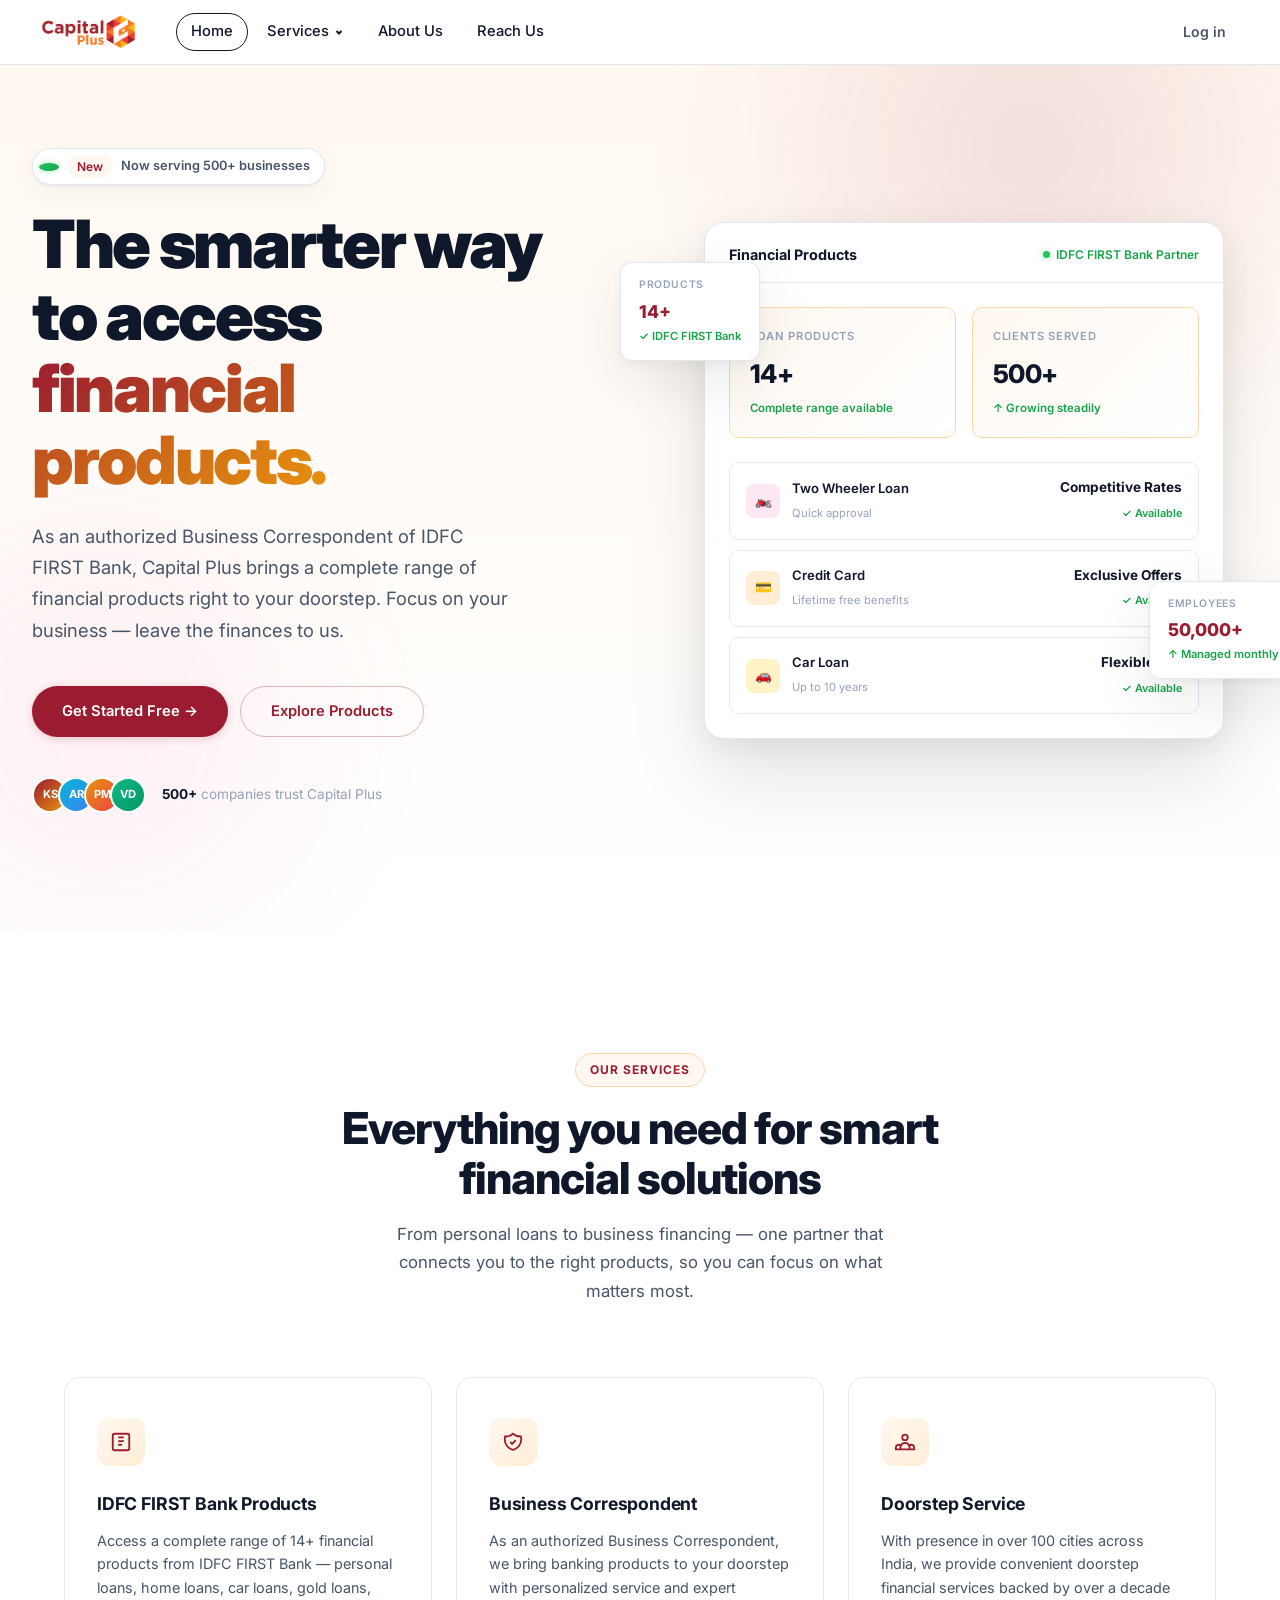
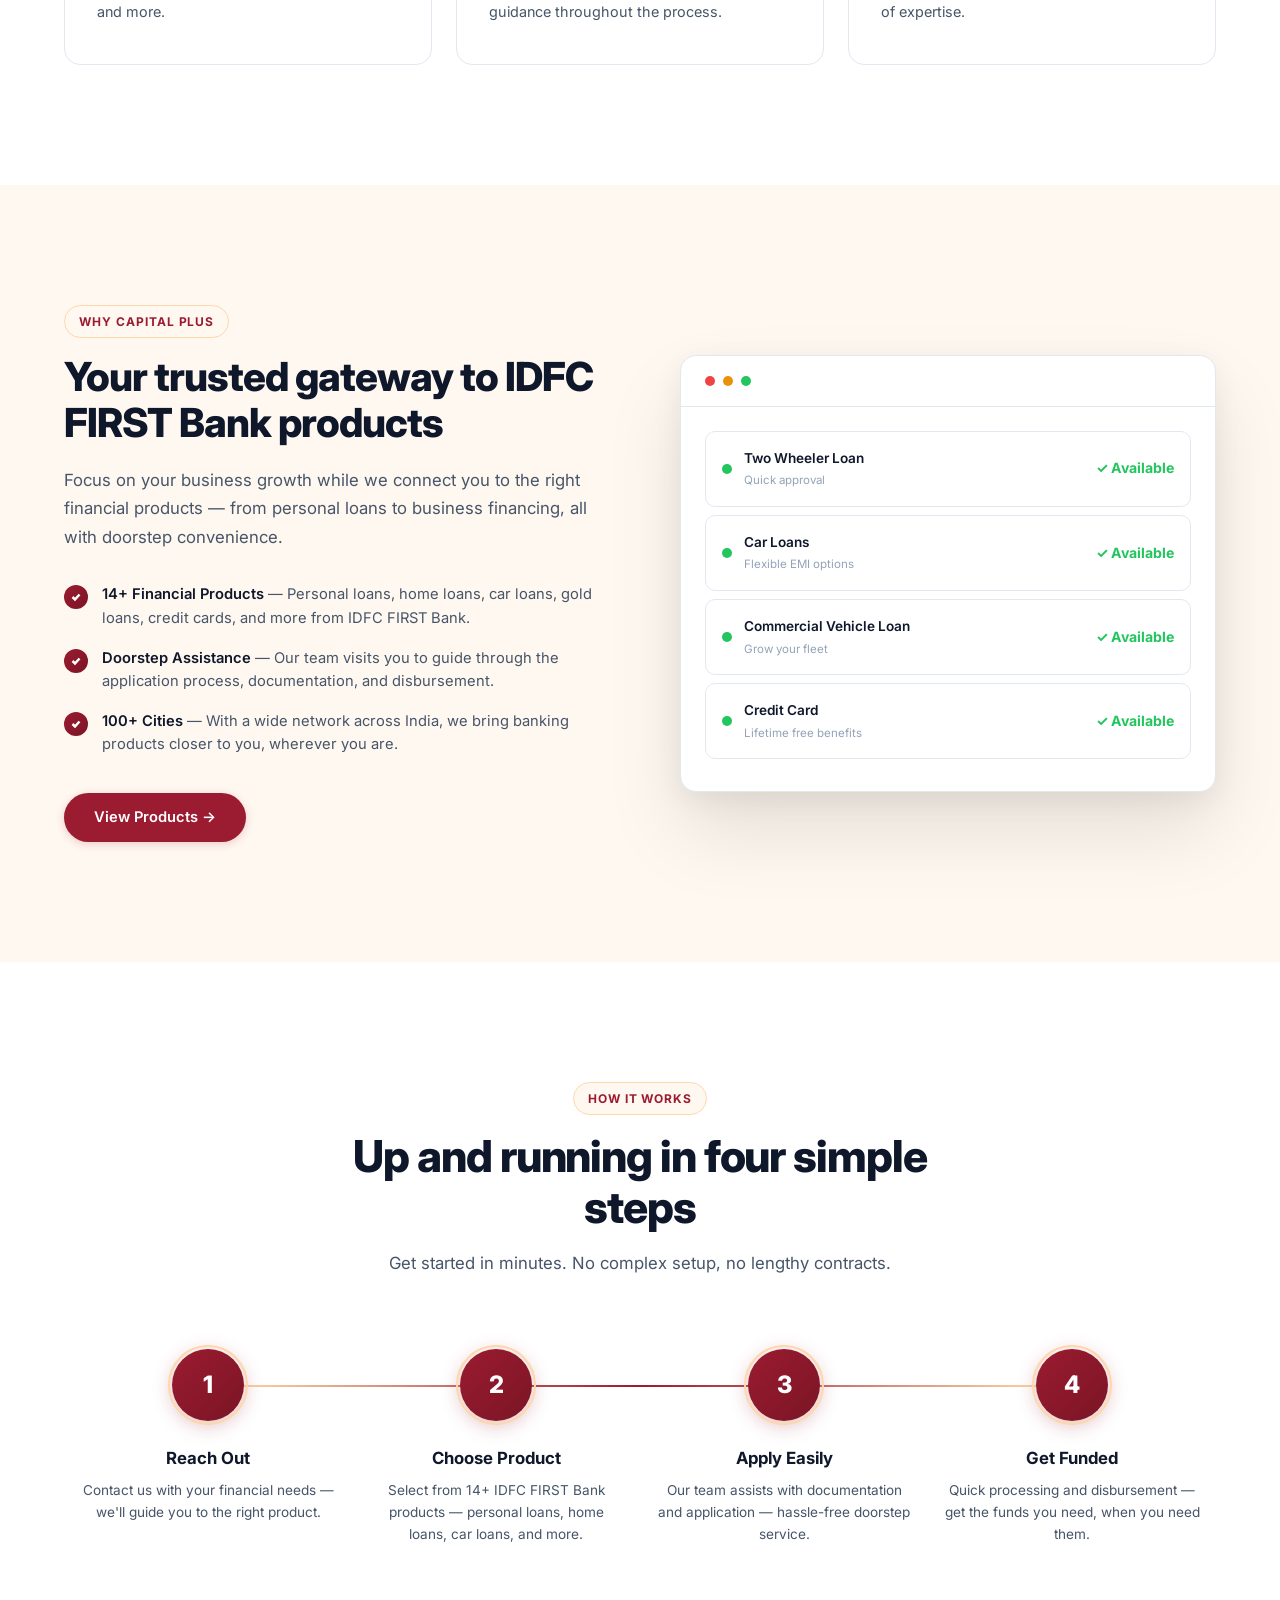
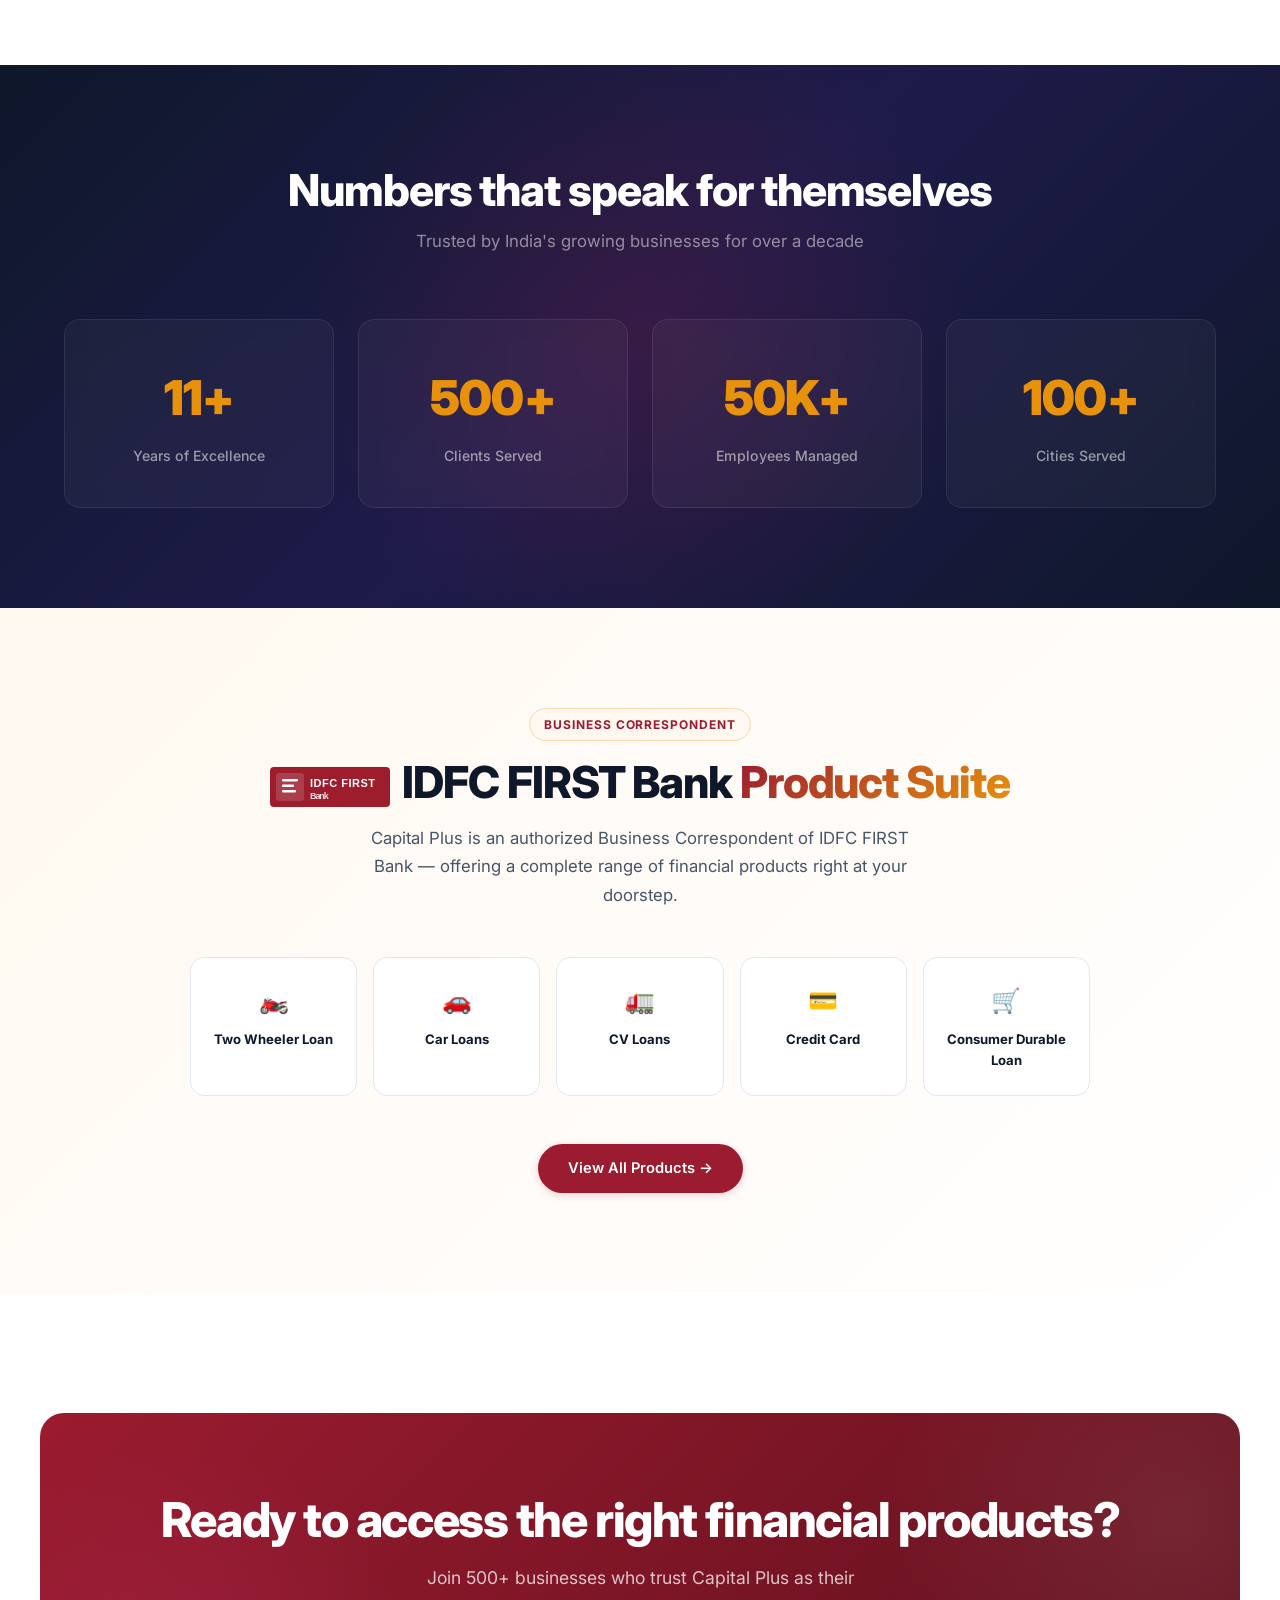
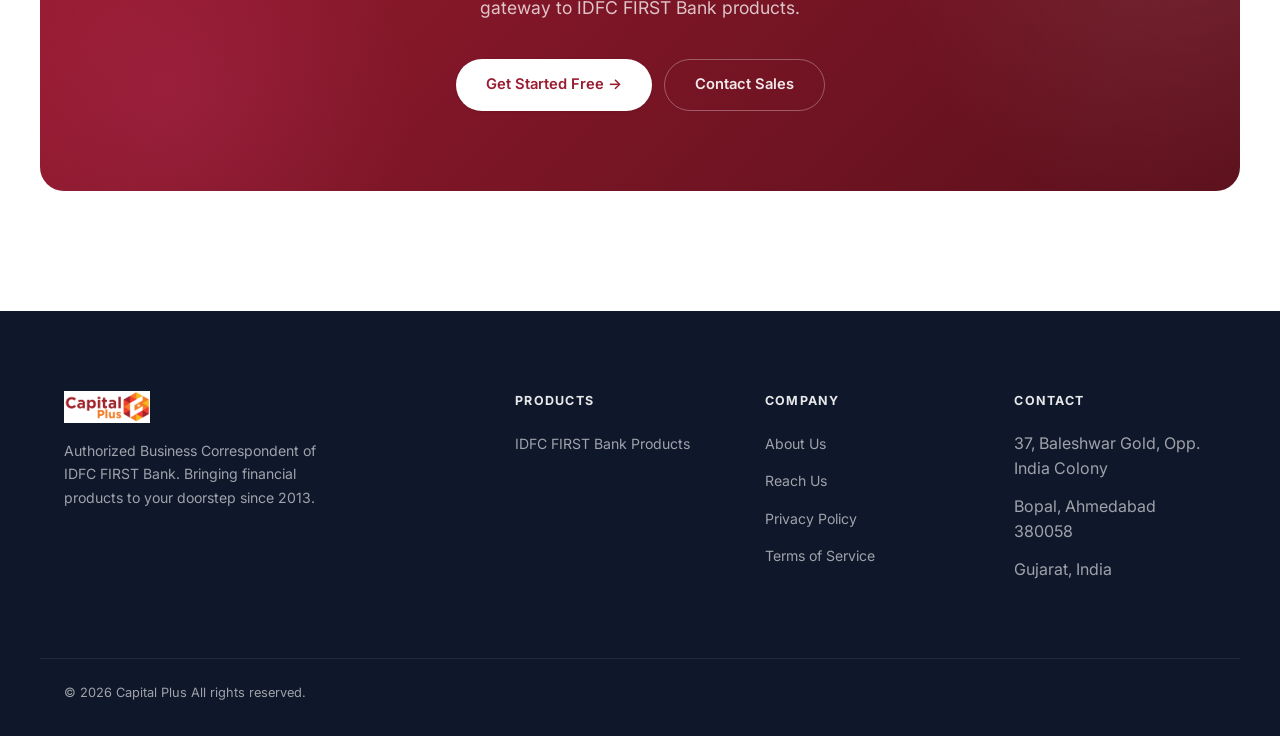
<file: website-redesign/index.html>
<!DOCTYPE html>
<html lang="en">
<head>
<meta charset="UTF-8">
<meta name="viewport" content="width=device-width, initial-scale=1.0">
<title>Capital Plus — Business Correspondent | IDFC FIRST Bank</title>
<link rel="preconnect" href="https://fonts.googleapis.com">
<link rel="preconnect" href="https://fonts.gstatic.com" crossorigin>
<link href="https://fonts.googleapis.com/css2?family=Inter:wght@400;500;600;700;800;900&display=swap" rel="stylesheet">
<style>
/* ═══════════════════════════════════════════════════
   CAPITAL PLUS — World-Class Homepage
   Inspired by Stripe · Novo · Wise
   ═══════════════════════════════════════════════════ */

*,*::before,*::after{margin:0;padding:0;box-sizing:border-box}
:root{
  --purple:   #9B1B30;
  --purple-d: #7A1525;
  --purple-dd:#5C101C;
  --purple-l: #E8920C;
  --purple-ll:#F0A83C;
  --purple-bg:#FFF8F0;
  --purple-100:#FFEDD5;
  --purple-200:#FED7AA;
  --text:     #0F172A;
  --text-2:   #475569;
  --text-3:   #94A3B8;
  --border:   #E2E8F0;
  --white:    #FFFFFF;
  --glow:     rgba(155,27,48,.35);
  --radius:   16px;
  --radius-s: 10px;
  --shadow:   0 1px 3px rgba(0,0,0,.06), 0 8px 24px rgba(0,0,0,.04);
  --shadow-l: 0 4px 12px rgba(0,0,0,.04), 0 24px 64px rgba(0,0,0,.08);
  --shadow-xl:0 8px 30px rgba(0,0,0,.06), 0 40px 80px rgba(0,0,0,.1);
  --ease:     cubic-bezier(.4,0,.2,1);
  --max-w:    1200px;
}
html{scroll-behavior:smooth;font-size:16px}
body{font-family:'Inter',system-ui,-apple-system,sans-serif;color:var(--text);background:var(--white);line-height:1.6;-webkit-font-smoothing:antialiased;overflow-x:hidden}
a{text-decoration:none;color:inherit}
ul{list-style:none}
img{max-width:100%;display:block}
.container{max-width:var(--max-w);margin:0 auto;padding:0 24px}

/* ── ANIMATED GRADIENT TEXT ── */
@keyframes gradient-shift{
  0%{background-position:0% 50%}
  50%{background-position:100% 50%}
  100%{background-position:0% 50%}
}
.gradient-text{
  background:linear-gradient(135deg,var(--purple),#E8920C,var(--purple-l),var(--purple));
  background-size:300% 300%;
  -webkit-background-clip:text;-webkit-text-fill-color:transparent;
  background-clip:text;
  animation:gradient-shift 6s ease infinite;
}

/* ── GLOW PULSE ── */
@keyframes glow-pulse{
  0%,100%{box-shadow:0 0 20px var(--glow)}
  50%{box-shadow:0 0 40px var(--glow),0 0 80px rgba(155,27,48,.15)}
}

/* ── FLOAT ── */
@keyframes float{
  0%,100%{transform:translateY(0)}
  50%{transform:translateY(-12px)}
}

/* ── FADE IN UP ── */
@keyframes fadeInUp{
  from{opacity:0;transform:translateY(30px)}
  to{opacity:1;transform:translateY(0)}
}
.animate{opacity:0;transform:translateY(30px);transition:opacity .7s var(--ease),transform .7s var(--ease)}
.animate.visible{opacity:1;transform:translateY(0)}

/* ═══ NAVBAR — Wise-style ═══ */
.nav{
  position:fixed;top:0;left:0;right:0;z-index:1000;
  background:var(--white);
  border-bottom:1px solid var(--border);
  transition:box-shadow .3s var(--ease);
}
.nav.scrolled{box-shadow:0 1px 12px rgba(0,0,0,.06)}
.nav-inner{
  max-width:1320px;width:100%;margin:0 auto;padding:0 40px;
  display:flex;align-items:center;height:64px;
}
.logo{margin-right:40px;white-space:nowrap;display:flex;align-items:center}
.logo img{height:36px;width:auto}

/* Nav Links — Wise style: normal case, pill on hover/active */
.nav-links{display:flex;align-items:center;gap:4px;height:100%;margin:0;padding:0}
.nav-links>li{height:100%;display:flex;align-items:center;position:relative}
.nav-links>li>a{
  display:flex;align-items:center;gap:5px;
  padding:6px 14px;height:auto;
  font-size:.92rem;font-weight:500;
  color:var(--text);transition:all .15s var(--ease);
  border-radius:100px;border:1.5px solid transparent;
}
.nav-links>li>a:hover{background:var(--purple-bg)}
.nav-links>li>a.active{border-color:var(--text);background:transparent}
.nav-links>li>a svg.chev{width:10px;height:10px;stroke:currentColor;fill:none;stroke-width:2;transition:transform .2s var(--ease)}
.nav-links>li:hover>a svg.chev{transform:rotate(180deg)}

/* Full-width Wise mega dropdown */
.mega-dd{
  position:fixed;top:64px;left:0;right:0;
  background:var(--white);
  border-bottom:1px solid var(--border);
  box-shadow:0 16px 48px rgba(0,0,0,.08);
  opacity:0;visibility:hidden;transform:translateY(-4px);
  transition:all .2s var(--ease);pointer-events:none;
}
.nav-links>li:hover>.mega-dd{opacity:1;visibility:visible;transform:translateY(0);pointer-events:auto}
.mega-inner{
  max-width:1100px;margin:0 auto;padding:40px;
  display:grid;grid-template-columns:280px 1fr;gap:48px;
}
/* Left: featured promo card */
.mega-promo{
  border-radius:14px;overflow:hidden;background:var(--purple-bg);
  display:flex;flex-direction:column;
}
.mega-promo-img{
  height:140px;background:linear-gradient(135deg,var(--purple),var(--purple-l));
  display:flex;align-items:center;justify-content:center;
  color:rgba(255,255,255,.9);font-size:2.5rem;
}
.mega-promo-body{padding:20px}
.mega-promo-body h3{font-size:1rem;font-weight:800;color:var(--text);margin-bottom:6px}
.mega-promo-body p{font-size:.82rem;color:var(--text-2);line-height:1.5;margin-bottom:14px}
.mega-promo-link{
  display:inline-flex;align-items:center;gap:4px;
  font-size:.85rem;font-weight:700;color:var(--purple);
  transition:gap .2s var(--ease);
}
.mega-promo-link:hover{gap:8px}

/* Right: columns */
.mega-cols{display:grid;grid-template-columns:1fr 1fr;gap:32px}
.mega-col-head{
  font-size:.72rem;font-weight:700;text-transform:uppercase;letter-spacing:.08em;
  color:var(--text-3);margin-bottom:16px;
}
.mega-link{
  display:flex;align-items:center;gap:10px;
  padding:8px 0;font-size:.92rem;font-weight:500;color:var(--text);
  transition:color .15s var(--ease);
}
.mega-link:hover{color:var(--purple)}
.mega-link .ml-dot{
  width:8px;height:8px;border-radius:50%;flex-shrink:0;
}

/* Right side */
.nav-right{display:flex;align-items:center;gap:8px;margin-left:auto}
.btn{
  display:inline-flex;align-items:center;justify-content:center;gap:8px;
  padding:9px 22px;border-radius:100px;font-weight:600;font-size:.88rem;
  cursor:pointer;border:none;transition:all .2s var(--ease);font-family:inherit;
}
.btn-ghost{color:var(--text-2);background:transparent;padding:9px 14px}
.btn-ghost:hover{color:var(--text)}
.btn-primary{
  color:var(--white);background:var(--purple);
  box-shadow:0 2px 8px rgba(155,27,48,.2);
}
.btn-primary:hover{background:var(--purple-d);box-shadow:0 4px 16px rgba(155,27,48,.3)}
.btn-lg{padding:13px 30px;font-size:.92rem;border-radius:100px}
.btn-outline{
  color:var(--purple);background:transparent;
  border:1.5px solid rgba(155,27,48,.3);border-radius:100px;
}
.btn-outline:hover{background:var(--purple-bg);border-color:var(--purple)}
.btn-white{
  color:var(--purple);background:var(--white);border-radius:100px;
  box-shadow:0 1px 3px rgba(0,0,0,.1);
}
.btn-white:hover{box-shadow:0 4px 16px rgba(0,0,0,.12)}

/* Hamburger */
.hamburger{display:none;flex-direction:column;gap:5px;background:none;border:none;cursor:pointer;padding:6px;margin-left:auto}
.hamburger span{display:block;width:20px;height:2px;background:var(--text);border-radius:2px;transition:.3s var(--ease)}

/* ═══ HERO ═══ */
.hero{
  position:relative;padding:148px 0 120px;overflow:hidden;
  background:linear-gradient(180deg,var(--purple-bg) 0%,var(--white) 100%);
}
/* Gradient mesh blobs */
.hero::before{
  content:'';position:absolute;top:-200px;right:-100px;
  width:700px;height:700px;border-radius:50%;
  background:radial-gradient(circle,rgba(155,27,48,.12) 0%,transparent 70%);
  filter:blur(40px);pointer-events:none;
}
.hero::after{
  content:'';position:absolute;bottom:-100px;left:-200px;
  width:600px;height:600px;border-radius:50%;
  background:radial-gradient(circle,rgba(236,72,153,.08) 0%,transparent 70%);
  filter:blur(40px);pointer-events:none;
}
.hero-inner{
  position:relative;z-index:1;
  max-width:1320px;margin:0 auto;padding:0 32px;
  display:grid;grid-template-columns:1fr 1fr;gap:80px;align-items:center;
}
.hero-content{max-width:560px}
.hero-badge{
  display:inline-flex;align-items:center;gap:8px;
  padding:6px 14px 6px 6px;border-radius:100px;
  background:var(--white);border:1px solid var(--border);
  font-size:.8rem;font-weight:600;color:var(--text-2);
  margin-bottom:24px;box-shadow:var(--shadow);
}
.hero-badge .dot{
  width:8px;height:8px;border-radius:50%;
  background:linear-gradient(135deg,#22C55E,#16A34A);
  box-shadow:0 0 6px rgba(34,197,94,.4);
}
.hero-badge span{background:var(--purple-bg);padding:2px 10px;border-radius:100px;color:var(--purple);font-size:.75rem}
.hero h1{
  font-size:clamp(2.75rem,5.2vw,4.25rem);font-weight:900;
  line-height:1.08;letter-spacing:-.035em;margin-bottom:24px;
  color:var(--text);
}
.hero-sub{
  font-size:1.15rem;color:var(--text-2);line-height:1.7;
  max-width:480px;margin-bottom:40px;
}
.hero-actions{display:flex;gap:12px;flex-wrap:wrap;margin-bottom:40px}
.hero-social-proof{display:flex;align-items:center;gap:16px}
.avatar-stack{display:flex}
.avatar-stack .av{
  width:36px;height:36px;border-radius:50%;
  border:2.5px solid var(--white);margin-left:-10px;
  display:flex;align-items:center;justify-content:center;
  font-size:.7rem;font-weight:700;color:var(--white);
}
.avatar-stack .av:first-child{margin-left:0}
.hero-social-proof p{font-size:.85rem;color:var(--text-3)}
.hero-social-proof strong{color:var(--text);font-weight:700}

/* Hero Visual — Floating Dashboard */
.hero-visual{position:relative;display:flex;justify-content:center}
.dashboard{
  position:relative;width:100%;max-width:520px;
  background:var(--white);border-radius:20px;
  border:1px solid var(--border);
  box-shadow:var(--shadow-xl);
  overflow:hidden;
  animation:float 6s ease-in-out infinite;
}
.dash-header{
  padding:20px 24px 16px;border-bottom:1px solid var(--border);
  display:flex;align-items:center;justify-content:space-between;
}
.dash-header h3{font-size:.9rem;font-weight:700;color:var(--text)}
.dash-status{
  display:flex;align-items:center;gap:6px;font-size:.75rem;
  color:#16A34A;font-weight:600;
}
.dash-status::before{content:'';width:7px;height:7px;border-radius:50%;background:#22C55E;box-shadow:0 0 6px rgba(34,197,94,.5)}
.dash-body{padding:24px}
.dash-stats{display:grid;grid-template-columns:1fr 1fr;gap:16px;margin-bottom:24px}
.dash-stat{
  padding:20px;border-radius:var(--radius-s);
  background:linear-gradient(135deg,var(--purple-bg),var(--white));
  border:1px solid var(--purple-200);
}
.dash-stat label{font-size:.7rem;font-weight:600;text-transform:uppercase;letter-spacing:.06em;color:var(--text-3);display:block;margin-bottom:8px}
.dash-stat .val{font-size:1.6rem;font-weight:800;color:var(--text);letter-spacing:-.02em}
.dash-stat .val .currency{font-size:.9rem;color:var(--text-3);font-weight:600}
.dash-stat .change{font-size:.72rem;color:#16A34A;font-weight:600;margin-top:4px;display:block}
.dash-rows{display:flex;flex-direction:column;gap:10px}
.dash-row{
  display:flex;align-items:center;justify-content:space-between;
  padding:14px 16px;border-radius:var(--radius-s);
  background:var(--white);border:1px solid var(--border);
  transition:all .2s var(--ease);
}
.dash-row:hover{border-color:var(--purple-200);box-shadow:0 2px 8px rgba(155,27,48,.06)}
.dash-row-left{display:flex;align-items:center;gap:12px}
.dash-row-icon{
  width:34px;height:34px;border-radius:8px;
  display:flex;align-items:center;justify-content:center;font-size:.85rem;
}
.dash-row-info p{font-size:.82rem;font-weight:600;color:var(--text)}
.dash-row-info span{font-size:.7rem;color:var(--text-3)}
.dash-row-amount{text-align:right}
.dash-row-amount p{font-size:.85rem;font-weight:700;color:var(--text)}
.dash-row-amount span{font-size:.68rem;font-weight:600}

/* Floating cards around dashboard */
.float-card{
  position:absolute;padding:14px 18px;border-radius:12px;
  background:var(--white);border:1px solid var(--border);
  box-shadow:var(--shadow-l);z-index:2;
  animation:float 5s ease-in-out infinite;
}
.float-card.fc1{top:40px;left:-60px;animation-delay:-.5s}
.float-card.fc2{bottom:60px;right:-50px;animation-delay:-2s}
.float-card .fc-label{font-size:.65rem;text-transform:uppercase;letter-spacing:.06em;color:var(--text-3);font-weight:600;margin-bottom:4px}
.float-card .fc-val{font-size:1.1rem;font-weight:800;color:var(--purple)}
.float-card .fc-sub{font-size:.7rem;color:#16A34A;font-weight:600;margin-top:2px}


/* ═══ FEATURES SECTION ═══ */
.features{padding:120px 0;background:var(--white)}
.section-header{text-align:center;max-width:640px;margin:0 auto 72px}
.section-label{
  display:inline-flex;align-items:center;gap:6px;
  padding:6px 14px;border-radius:100px;
  background:var(--purple-bg);border:1px solid var(--purple-200);
  font-size:.75rem;font-weight:700;text-transform:uppercase;
  letter-spacing:.08em;color:var(--purple);margin-bottom:16px;
}
.section-header h2{
  font-size:clamp(2rem,3.5vw,2.75rem);font-weight:800;
  line-height:1.15;letter-spacing:-.025em;margin-bottom:16px;
}
.section-header p{font-size:1.05rem;color:var(--text-2);line-height:1.7;max-width:520px;margin:0 auto}

.features-grid{
  display:grid;grid-template-columns:repeat(3,1fr);gap:24px;
}
.feature-card{
  position:relative;padding:40px 32px;border-radius:var(--radius);
  background:var(--white);border:1px solid var(--border);
  transition:all .35s var(--ease);overflow:hidden;
}
.feature-card::before{
  content:'';position:absolute;top:0;left:0;right:0;height:3px;
  background:linear-gradient(90deg,var(--purple),var(--purple-l));
  transform:scaleX(0);transform-origin:left;transition:transform .35s var(--ease);
}
.feature-card:hover{
  border-color:var(--purple-200);
  box-shadow:0 8px 30px rgba(155,27,48,.08),0 2px 8px rgba(0,0,0,.04);
  transform:translateY(-4px);
}
.feature-card:hover::before{transform:scaleX(1)}
.f-icon{
  width:48px;height:48px;border-radius:12px;
  background:linear-gradient(135deg,var(--purple-bg),var(--purple-100));
  display:flex;align-items:center;justify-content:center;margin-bottom:24px;
}
.f-icon svg{width:22px;height:22px;color:var(--purple)}
.feature-card h3{font-size:1.1rem;font-weight:700;margin-bottom:10px;letter-spacing:-.01em}
.feature-card p{font-size:.9rem;color:var(--text-2);line-height:1.65}

/* ═══ SHOWCASE (Stripe-style split) ═══ */
.showcase{padding:120px 0;background:var(--purple-bg)}
.showcase-inner{
  max-width:var(--max-w);margin:0 auto;padding:0 24px;
  display:grid;grid-template-columns:1fr 1fr;gap:80px;align-items:center;
}
.showcase-text .section-label{margin-bottom:16px}
.showcase-text h2{
  font-size:clamp(2rem,3.5vw,2.5rem);font-weight:800;
  line-height:1.15;letter-spacing:-.025em;margin-bottom:20px;
}
.showcase-text>p{font-size:1.05rem;color:var(--text-2);line-height:1.7;margin-bottom:32px}
.check-list{display:flex;flex-direction:column;gap:16px;margin-bottom:36px}
.check-item{display:flex;gap:14px;align-items:flex-start}
.check-icon{
  width:24px;height:24px;border-radius:50%;flex-shrink:0;margin-top:2px;
  background:linear-gradient(135deg,var(--purple),var(--purple-d));
  display:flex;align-items:center;justify-content:center;
}
.check-icon svg{width:12px;height:12px;color:var(--white)}
.check-item p{font-size:.92rem;color:var(--text-2);line-height:1.6}
.check-item strong{color:var(--text);font-weight:600}

.showcase-visual{position:relative}
.showcase-card{
  background:var(--white);border-radius:var(--radius);
  border:1px solid var(--border);box-shadow:var(--shadow-xl);
  overflow:hidden;
}
.sc-header{
  padding:20px 24px;border-bottom:1px solid var(--border);
  display:flex;align-items:center;gap:8px;
}
.sc-dot{width:10px;height:10px;border-radius:50%}
.sc-body{padding:24px}
.sc-row{
  display:flex;align-items:center;justify-content:space-between;
  padding:16px;border-radius:10px;margin-bottom:8px;
  border:1px solid var(--border);transition:all .2s;
}
.sc-row:hover{background:var(--purple-bg);border-color:var(--purple-200)}
.sc-row-left{display:flex;align-items:center;gap:12px}
.sc-row-dot{width:10px;height:10px;border-radius:50%}
.sc-row-text{font-size:.85rem;font-weight:600;color:var(--text)}
.sc-row-text span{display:block;font-size:.72rem;color:var(--text-3);font-weight:400;margin-top:2px}
.sc-row-right{font-size:.88rem;font-weight:700;color:var(--text)}

/* ═══ PROCESS / HOW IT WORKS (Wise-style) ═══ */
.process{padding:120px 0;background:var(--white)}
.process-steps{
  display:grid;grid-template-columns:repeat(4,1fr);gap:0;
  position:relative;
}
.process-steps::before{
  content:'';position:absolute;top:36px;left:calc(12.5% + 24px);right:calc(12.5% + 24px);
  height:2px;background:linear-gradient(90deg,var(--purple-200),var(--purple),var(--purple-200));
  z-index:0;
}
.process-step{text-align:center;position:relative;z-index:1;padding:0 16px}
.step-num{
  width:72px;height:72px;border-radius:50%;margin:0 auto 24px;
  background:linear-gradient(135deg,var(--purple),var(--purple-d));
  display:flex;align-items:center;justify-content:center;
  font-size:1.5rem;font-weight:800;color:var(--white);
  box-shadow:0 4px 20px rgba(155,27,48,.3);
  position:relative;
}
.step-num::after{
  content:'';position:absolute;inset:-4px;border-radius:50%;
  border:2px solid var(--purple-200);
}
.process-step h3{font-size:1.05rem;font-weight:700;margin-bottom:8px}
.process-step p{font-size:.85rem;color:var(--text-2);line-height:1.6}

/* ═══ STATS (Dark section — Stripe-style) ═══ */
.stats{
  padding:100px 0;position:relative;overflow:hidden;
  background:linear-gradient(135deg,#0F172A 0%,#1E1B4B 50%,#0F172A 100%);
}
.stats::before{
  content:'';position:absolute;top:50%;left:50%;
  width:800px;height:800px;border-radius:50%;
  background:radial-gradient(circle,rgba(155,27,48,.2) 0%,transparent 60%);
  transform:translate(-50%,-50%);pointer-events:none;
}
.stats-inner{
  position:relative;z-index:1;
  max-width:var(--max-w);margin:0 auto;padding:0 24px;
}
.stats-header{text-align:center;margin-bottom:64px}
.stats-header h2{font-size:clamp(2rem,3.5vw,2.75rem);font-weight:800;color:var(--white);line-height:1.15;letter-spacing:-.025em}
.stats-header p{font-size:1.05rem;color:rgba(255,255,255,.5);margin-top:12px}
.stats-grid{display:grid;grid-template-columns:repeat(4,1fr);gap:24px}
.stat-card{
  text-align:center;padding:40px 24px;border-radius:var(--radius);
  background:rgba(255,255,255,.04);
  border:1px solid rgba(255,255,255,.08);
  backdrop-filter:blur(10px);
  transition:all .35s var(--ease);
}
.stat-card:hover{
  background:rgba(255,255,255,.08);
  border-color:rgba(155,27,48,.4);
  transform:translateY(-4px);
}
.stat-card .number{
  font-size:clamp(2.2rem,4vw,3rem);font-weight:900;
  background:linear-gradient(135deg,var(--purple-l),#E8920C);
  -webkit-background-clip:text;-webkit-text-fill-color:transparent;
  background-clip:text;letter-spacing:-.02em;margin-bottom:8px;
}
.stat-card p{font-size:.88rem;color:rgba(255,255,255,.55);font-weight:500}

/* ═══ CTA SECTION ═══ */
.cta{padding:120px 0}
.cta-card{
  max-width:var(--max-w);margin:0 auto;padding:80px 60px;
  border-radius:24px;position:relative;overflow:hidden;
  background:linear-gradient(135deg,var(--purple),var(--purple-dd));
  text-align:center;
}
.cta-card::before{
  content:'';position:absolute;top:-50%;right:-20%;
  width:600px;height:600px;border-radius:50%;
  background:radial-gradient(circle,rgba(255,255,255,.08) 0%,transparent 70%);
  pointer-events:none;
}
.cta-card::after{
  content:'';position:absolute;bottom:-40%;left:-10%;
  width:500px;height:500px;border-radius:50%;
  background:radial-gradient(circle,rgba(236,72,153,.15) 0%,transparent 70%);
  pointer-events:none;
}
.cta-content{position:relative;z-index:1}
.cta-content h2{
  font-size:clamp(2rem,4vw,3rem);font-weight:800;color:var(--white);
  line-height:1.12;letter-spacing:-.03em;margin-bottom:16px;
}
.cta-content p{font-size:1.1rem;color:rgba(255,255,255,.75);max-width:500px;margin:0 auto 36px;line-height:1.7}
.cta-actions{display:flex;gap:12px;justify-content:center;flex-wrap:wrap}

/* ═══ FOOTER ═══ */
.footer{
  background:var(--text);color:rgba(255,255,255,.6);
  padding:80px 0 32px;
}
.footer-grid{
  max-width:var(--max-w);margin:0 auto;padding:0 24px;
  display:grid;grid-template-columns:2fr 1fr 1fr 1fr;gap:48px;
  margin-bottom:64px;
}
.footer-brand .logo{margin-bottom:16px}
.footer-brand .logo img{height:32px;width:auto}
.footer-brand>p{font-size:.88rem;line-height:1.7;max-width:280px}
.footer h4{
  color:rgba(255,255,255,.9);font-size:.78rem;font-weight:700;
  text-transform:uppercase;letter-spacing:.1em;margin-bottom:20px;
}
.footer ul li{margin-bottom:12px}
.footer ul a{font-size:.88rem;transition:color .2s}
.footer ul a:hover{color:var(--purple-l)}
.footer-bottom{
  max-width:var(--max-w);margin:0 auto;padding:24px 24px 0;
  border-top:1px solid rgba(255,255,255,.08);
  display:flex;justify-content:space-between;align-items:center;
  font-size:.8rem;
}
.footer-social{display:flex;gap:12px}
.footer-social a{
  width:36px;height:36px;border-radius:8px;
  background:rgba(255,255,255,.06);
  display:flex;align-items:center;justify-content:center;
  transition:all .2s var(--ease);
}
.footer-social a:hover{background:var(--purple);color:var(--white)}
.footer-social svg{width:16px;height:16px}

/* ═══ RESPONSIVE ═══ */
@media(max-width:1024px){
  .hero-inner{grid-template-columns:1fr;text-align:center;gap:48px}
  .hero-content{max-width:100%;margin:0 auto}
  .hero-sub{margin-left:auto;margin-right:auto}
  .hero-actions{justify-content:center}
  .hero-social-proof{justify-content:center}
  .hero-visual{order:1}
  .float-card{display:none}
  .features-grid{grid-template-columns:1fr 1fr}
  .showcase-inner{grid-template-columns:1fr;gap:48px}
  .process-steps{grid-template-columns:1fr 1fr;gap:48px 24px}
  .process-steps::before{display:none}
  .stats-grid{grid-template-columns:1fr 1fr}
  .footer-grid{grid-template-columns:1fr 1fr}
}
@media(max-width:768px){
  .nav-inner{padding:0 20px}
  .nav-links,.nav-right{display:none}
  .hamburger{display:flex}
  .nav.open .nav-links{
    display:flex;flex-direction:column;position:absolute;
    top:64px;left:0;right:0;background:var(--white);height:auto;
    padding:12px 20px;box-shadow:var(--shadow-l);border-bottom:1px solid var(--border);
  }
  .nav.open .nav-links>li{height:auto}
  .nav.open .nav-links>li>a{height:auto;padding:10px 0;border-bottom:none;margin-bottom:0;text-transform:none;letter-spacing:0;font-size:.95rem}
  .nav.open .nav-right{
    display:flex;position:absolute;left:0;right:0;
    background:var(--white);padding:8px 20px 16px;justify-content:stretch;
  }
  .nav.open .nav-right .btn{flex:1;text-align:center}
  .mega-dd{position:static;opacity:1;visibility:visible;transform:none;box-shadow:none;border:none;border-bottom:none;pointer-events:auto;width:100%;margin-top:8px}
  .mega-inner{grid-template-columns:1fr;padding:16px 0;gap:16px}
  .mega-promo{display:none}
  .mega-cols{grid-template-columns:1fr;gap:16px}
  .mega-col-head{margin-bottom:8px}
  .mega-link{padding:6px 0}
  .hero{padding:120px 0 80px}
  .features-grid{grid-template-columns:1fr}
  .process-steps{grid-template-columns:1fr;gap:40px}
  .stats-grid{grid-template-columns:1fr}
  .cta-card{padding:48px 24px;border-radius:16px;margin:0 16px}
  .footer-grid{grid-template-columns:1fr}
  .footer-bottom{flex-direction:column;gap:16px;text-align:center}
}
</style>
</head>
<body>

<!-- ═══════ NAVBAR ═══════ -->
<nav class="nav" id="mainNav">
  <div class="nav-inner">
    <a href="index.html" class="logo"><img src="images/logo.png" alt="Capital Plus"></a>

    <button class="hamburger" id="hamburger" aria-label="Menu"><span></span><span></span><span></span></button>

    <ul class="nav-links" id="navLinks">
      <li><a href="index.html" class="active">Home</a></li>
      <li>
        <a href="products.html">Services <svg class="chev" viewBox="0 0 10 10"><path d="M2.5 4l2.5 2.5 2.5-2.5"/></svg></a>
        <div class="mega-dd">
          <div class="mega-inner">
            <!-- Left: Promo card -->
            <div class="mega-promo">
              <div class="mega-promo-img"><svg width="100" height="34" viewBox="0 0 120 40" xmlns="http://www.w3.org/2000/svg"><rect width="120" height="40" rx="4" fill="#9D1D2C"/><rect x="6" y="6" width="28" height="28" rx="3" fill="rgba(255,255,255,0.15)"/><rect x="12" y="12" width="16" height="2.5" rx="1" fill="#fff"/><rect x="12" y="17.5" width="12" height="2.5" rx="1" fill="#fff"/><rect x="12" y="23" width="14" height="2.5" rx="1" fill="#fff"/><text x="40" y="20" font-family="Arial,sans-serif" font-size="11" font-weight="800" fill="#fff" letter-spacing="0.5">IDFC FIRST</text><text x="40" y="32" font-family="Arial,sans-serif" font-size="9" font-weight="600" fill="rgba(255,255,255,0.85)">Bank</text></svg></div>
              <div class="mega-promo-body">
                <h3>IDFC FIRST Bank Products</h3>
                <p>As an authorized Business Correspondent, we bring select financial products to your doorstep.</p>
                <a href="products.html" class="mega-promo-link">Explore →</a>
              </div>
            </div>
            <!-- Right: Columns -->
            <div class="mega-cols">
              <div>
                <div class="mega-col-head">IDFC Bank Products</div>
                <a href="products.html" class="mega-link"><span class="ml-dot" style="background:#9B1B30"></span> Two Wheeler Loan</a>
                <a href="products.html" class="mega-link"><span class="ml-dot" style="background:#10B981"></span> Car Loans</a>
                <a href="products.html" class="mega-link"><span class="ml-dot" style="background:#3B82F6"></span> Commercial Vehicle Loan</a>
                <a href="products.html" class="mega-link"><span class="ml-dot" style="background:#E8920C"></span> Credit Card</a>
                <a href="products.html" class="mega-link"><span class="ml-dot" style="background:#E8920C"></span> Consumer Durable Loan</a>
              </div>
            </div>
          </div>
        </div>
      </li>
      <li><a href="about.html">About Us</a></li>
      <li><a href="contact.html">Reach Us</a></li>
    </ul>

    <div class="nav-right" id="navRight">
      <a href="https://hr.capitalplusonline.in/" target="_blank" rel="noopener" class="btn btn-ghost">Log in</a>
    </div>
  </div>
</nav>

<!-- ═══════ HERO ═══════ -->
<section class="hero">
  <div class="hero-inner">
    <div class="hero-content animate">
      <div class="hero-badge"><span class="dot"></span> <span>New</span> Now serving 500+ businesses</div>
      <h1>The smarter way to access <span class="gradient-text">financial products.</span></h1>
      <p class="hero-sub">As an authorized Business Correspondent of IDFC FIRST Bank, Capital Plus brings a complete range of financial products right to your doorstep. Focus on your business — leave the finances to us.</p>
      <div class="hero-actions">
        <a href="contact.html" class="btn btn-primary btn-lg">Get Started Free →</a>
        <a href="products.html" class="btn btn-outline btn-lg">Explore Products</a>
      </div>
      <div class="hero-social-proof">
        <div class="avatar-stack">
          <div class="av" style="background:linear-gradient(135deg,#9B1B30,#E8920C)">KS</div>
          <div class="av" style="background:linear-gradient(135deg,#06B6D4,#3B82F6)">AR</div>
          <div class="av" style="background:linear-gradient(135deg,#E8920C,#EF4444)">PM</div>
          <div class="av" style="background:linear-gradient(135deg,#10B981,#059669)">VD</div>
        </div>
        <p><strong>500+</strong> companies trust Capital Plus</p>
      </div>
    </div>

    <div class="hero-visual animate" style="transition-delay:.2s">
      <!-- Floating accent cards -->
      <div class="float-card fc1">
        <div class="fc-label">Products</div>
        <div class="fc-val">14+</div>
        <div class="fc-sub">✓ IDFC FIRST Bank</div>
      </div>
      <div class="float-card fc2">
        <div class="fc-label">Employees</div>
        <div class="fc-val">50,000+</div>
        <div class="fc-sub">↑ Managed monthly</div>
      </div>

      <!-- Dashboard Mockup -->
      <div class="dashboard">
        <div class="dash-header">
          <h3>Financial Products</h3>
          <div class="dash-status">IDFC FIRST Bank Partner</div>
        </div>
        <div class="dash-body">
          <div class="dash-stats">
            <div class="dash-stat">
              <label>Loan Products</label>
              <div class="val">14+</div>
              <span class="change">Complete range available</span>
            </div>
            <div class="dash-stat">
              <label>Clients Served</label>
              <div class="val">500+</div>
              <span class="change">↑ Growing steadily</span>
            </div>
          </div>
          <div class="dash-rows">
            <div class="dash-row">
              <div class="dash-row-left">
                <div class="dash-row-icon" style="background:#FCE7F3"><span style="color:#E8920C">🏍️</span></div>
                <div class="dash-row-info"><p>Two Wheeler Loan</p><span>Quick approval</span></div>
              </div>
              <div class="dash-row-amount"><p>Competitive Rates</p><span style="color:#16A34A">✓ Available</span></div>
            </div>
            <div class="dash-row">
              <div class="dash-row-left">
                <div class="dash-row-icon" style="background:#FFEDD5"><span style="color:#9B1B30">💳</span></div>
                <div class="dash-row-info"><p>Credit Card</p><span>Lifetime free benefits</span></div>
              </div>
              <div class="dash-row-amount"><p>Exclusive Offers</p><span style="color:#16A34A">✓ Available</span></div>
            </div>
            <div class="dash-row">
              <div class="dash-row-left">
                <div class="dash-row-icon" style="background:#FEF3C7"><span style="color:#E8920C">🚗</span></div>
                <div class="dash-row-info"><p>Car Loan</p><span>Up to 10 years</span></div>
              </div>
              <div class="dash-row-amount"><p>Flexible EMI</p><span style="color:#16A34A">✓ Available</span></div>
            </div>
          </div>
        </div>
      </div>
    </div>
  </div>
</section>


<!-- ═══════ FEATURES ═══════ -->
<section class="features" id="services">
  <div class="container">
    <div class="section-header animate">
      <div class="section-label">Our Services</div>
      <h2>Everything you need for smart financial solutions</h2>
      <p>From personal loans to business financing — one partner that connects you to the right products, so you can focus on what matters most.</p>
    </div>
    <div class="features-grid">
      <div class="feature-card animate">
        <div class="f-icon"><svg viewBox="0 0 24 24" fill="none" stroke="currentColor" stroke-width="2"><path d="M9 7h6m-6 4h6m-6 4h4M5 3h14a2 2 0 012 2v14a2 2 0 01-2 2H5a2 2 0 01-2-2V5a2 2 0 012-2z"/></svg></div>
        <h3>IDFC FIRST Bank Products</h3>
        <p>Access a complete range of 14+ financial products from IDFC FIRST Bank — personal loans, home loans, car loans, gold loans, and more.</p>
      </div>
      <div class="feature-card animate" style="transition-delay:.1s">
        <div class="f-icon"><svg viewBox="0 0 24 24" fill="none" stroke="currentColor" stroke-width="2"><path d="M9 12l2 2 4-4m5.618-4.016A11.955 11.955 0 0112 2.944a11.955 11.955 0 01-8.618 3.04A12.02 12.02 0 003 9c0 5.591 3.824 10.29 9 11.622 5.176-1.332 9-6.03 9-11.622 0-1.042-.133-2.052-.382-3.016z"/></svg></div>
        <h3>Business Correspondent</h3>
        <p>As an authorized Business Correspondent, we bring banking products to your doorstep with personalized service and expert guidance throughout the process.</p>
      </div>
      <div class="feature-card animate" style="transition-delay:.2s">
        <div class="f-icon"><svg viewBox="0 0 24 24" fill="none" stroke="currentColor" stroke-width="2"><path d="M17 20h5v-2a3 3 0 00-5.356-1.857M17 20H7m10 0v-2c0-.656-.126-1.283-.356-1.857M7 20H2v-2a3 3 0 015.356-1.857M7 20v-2c0-.656.126-1.283.356-1.857m0 0a5.002 5.002 0 019.288 0M15 7a3 3 0 11-6 0 3 3 0 016 0z"/></svg></div>
        <h3>Doorstep Service</h3>
        <p>With presence in over 100 cities across India, we provide convenient doorstep financial services backed by over a decade of expertise.</p>
      </div>
    </div>
  </div>
</section>

<!-- ═══════ SHOWCASE ═══════ -->
<section class="showcase">
  <div class="showcase-inner">
    <div class="showcase-text animate">
      <div class="section-label">Why Capital Plus</div>
      <h2>Your trusted gateway to IDFC FIRST Bank products</h2>
      <p>Focus on your business growth while we connect you to the right financial products — from personal loans to business financing, all with doorstep convenience.</p>
      <div class="check-list">
        <div class="check-item">
          <div class="check-icon"><svg viewBox="0 0 12 12" fill="none" stroke="currentColor" stroke-width="2.5"><path d="M2.5 6l2.5 2.5 4.5-5"/></svg></div>
          <p><strong>14+ Financial Products</strong> — Personal loans, home loans, car loans, gold loans, credit cards, and more from IDFC FIRST Bank.</p>
        </div>
        <div class="check-item">
          <div class="check-icon"><svg viewBox="0 0 12 12" fill="none" stroke="currentColor" stroke-width="2.5"><path d="M2.5 6l2.5 2.5 4.5-5"/></svg></div>
          <p><strong>Doorstep Assistance</strong> — Our team visits you to guide through the application process, documentation, and disbursement.</p>
        </div>
        <div class="check-item">
          <div class="check-icon"><svg viewBox="0 0 12 12" fill="none" stroke="currentColor" stroke-width="2.5"><path d="M2.5 6l2.5 2.5 4.5-5"/></svg></div>
          <p><strong>100+ Cities</strong> — With a wide network across India, we bring banking products closer to you, wherever you are.</p>
        </div>
      </div>
      <a href="products.html" class="btn btn-primary btn-lg">View Products →</a>
    </div>
    <div class="showcase-visual animate" style="transition-delay:.15s">
      <div class="showcase-card">
        <div class="sc-header">
          <div class="sc-dot" style="background:#EF4444"></div>
          <div class="sc-dot" style="background:#E8920C"></div>
          <div class="sc-dot" style="background:#22C55E"></div>
        </div>
        <div class="sc-body">
          <div class="sc-row"><div class="sc-row-left"><div class="sc-row-dot" style="background:#22C55E"></div><div><div class="sc-row-text">Two Wheeler Loan<span>Quick approval</span></div></div></div><div class="sc-row-right" style="color:#22C55E">✓ Available</div></div>
          <div class="sc-row"><div class="sc-row-left"><div class="sc-row-dot" style="background:#22C55E"></div><div><div class="sc-row-text">Car Loans<span>Flexible EMI options</span></div></div></div><div class="sc-row-right" style="color:#22C55E">✓ Available</div></div>
          <div class="sc-row"><div class="sc-row-left"><div class="sc-row-dot" style="background:#22C55E"></div><div><div class="sc-row-text">Commercial Vehicle Loan<span>Grow your fleet</span></div></div></div><div class="sc-row-right" style="color:#22C55E">✓ Available</div></div>
          <div class="sc-row"><div class="sc-row-left"><div class="sc-row-dot" style="background:#22C55E"></div><div><div class="sc-row-text">Credit Card<span>Lifetime free benefits</span></div></div></div><div class="sc-row-right" style="color:#22C55E">✓ Available</div></div>
        </div>
      </div>
    </div>
  </div>
</section>

<!-- ═══════ HOW IT WORKS ═══════ -->
<section class="process">
  <div class="container">
    <div class="section-header animate">
      <div class="section-label">How It Works</div>
      <h2>Up and running in four simple steps</h2>
      <p>Get started in minutes. No complex setup, no lengthy contracts.</p>
    </div>
    <div class="process-steps">
      <div class="process-step animate"><div class="step-num">1</div><h3>Reach Out</h3><p>Contact us with your financial needs — we'll guide you to the right product.</p></div>
      <div class="process-step animate" style="transition-delay:.1s"><div class="step-num">2</div><h3>Choose Product</h3><p>Select from 14+ IDFC FIRST Bank products — personal loans, home loans, car loans, and more.</p></div>
      <div class="process-step animate" style="transition-delay:.2s"><div class="step-num">3</div><h3>Apply Easily</h3><p>Our team assists with documentation and application — hassle-free doorstep service.</p></div>
      <div class="process-step animate" style="transition-delay:.3s"><div class="step-num">4</div><h3>Get Funded</h3><p>Quick processing and disbursement — get the funds you need, when you need them.</p></div>
    </div>
  </div>
</section>

<!-- ═══════ STATS ═══════ -->
<section class="stats">
  <div class="stats-inner">
    <div class="stats-header animate">
      <h2>Numbers that speak for themselves</h2>
      <p>Trusted by India's growing businesses for over a decade</p>
    </div>
    <div class="stats-grid">
      <div class="stat-card animate"><div class="number">11+</div><p>Years of Excellence</p></div>
      <div class="stat-card animate" style="transition-delay:.1s"><div class="number">500+</div><p>Clients Served</p></div>
      <div class="stat-card animate" style="transition-delay:.2s"><div class="number">50K+</div><p>Employees Managed</p></div>
      <div class="stat-card animate" style="transition-delay:.3s"><div class="number">100+</div><p>Cities Served</p></div>
    </div>
  </div>
</section>

<!-- ═══════ IDFC FIRST BANK — Business Correspondent ═══════ -->
<section style="padding:100px 0;background:linear-gradient(135deg,var(--purple-bg),var(--white))">
  <div class="container" style="text-align:center">
    <div class="section-label animate">Business Correspondent</div>
    <h2 class="animate" style="font-size:clamp(2rem,3.5vw,2.75rem);font-weight:800;line-height:1.15;letter-spacing:-.025em;margin-bottom:16px"><svg width="120" height="40" viewBox="0 0 120 40" xmlns="http://www.w3.org/2000/svg" style="vertical-align:middle;margin-right:12px"><rect width="120" height="40" rx="4" fill="#9D1D2C"/><rect x="6" y="6" width="28" height="28" rx="3" fill="rgba(255,255,255,0.15)"/><rect x="12" y="12" width="16" height="2.5" rx="1" fill="#fff"/><rect x="12" y="17.5" width="12" height="2.5" rx="1" fill="#fff"/><rect x="12" y="23" width="14" height="2.5" rx="1" fill="#fff"/><text x="40" y="20" font-family="Arial,sans-serif" font-size="11" font-weight="800" fill="#fff" letter-spacing="0.5">IDFC FIRST</text><text x="40" y="32" font-family="Arial,sans-serif" font-size="9" font-weight="600" fill="rgba(255,255,255,0.85)">Bank</text></svg>IDFC FIRST Bank <span class="gradient-text">Product Suite</span></h2>
    <p class="animate" style="font-size:1.05rem;color:var(--text-2);line-height:1.7;max-width:560px;margin:0 auto 48px">Capital Plus is an authorized Business Correspondent of IDFC FIRST Bank — offering a complete range of financial products right at your doorstep.</p>
    <div style="display:grid;grid-template-columns:repeat(auto-fill,minmax(160px,1fr));gap:16px;max-width:900px;margin:0 auto 48px">
      <div class="animate" style="padding:24px 16px;border-radius:14px;background:var(--white);border:1px solid var(--border);text-align:center;transition:all .3s;cursor:default"><div style="font-size:1.5rem;margin-bottom:8px">🏍️</div><div style="font-size:.82rem;font-weight:700;color:var(--text)">Two Wheeler Loan</div></div>
      <div class="animate" style="padding:24px 16px;border-radius:14px;background:var(--white);border:1px solid var(--border);text-align:center;transition:all .3s"><div style="font-size:1.5rem;margin-bottom:8px">🚗</div><div style="font-size:.82rem;font-weight:700;color:var(--text)">Car Loans</div></div>
      <div class="animate" style="padding:24px 16px;border-radius:14px;background:var(--white);border:1px solid var(--border);text-align:center;transition:all .3s"><div style="font-size:1.5rem;margin-bottom:8px">🚛</div><div style="font-size:.82rem;font-weight:700;color:var(--text)">CV Loans</div></div>
      <div class="animate" style="padding:24px 16px;border-radius:14px;background:var(--white);border:1px solid var(--border);text-align:center;transition:all .3s"><div style="font-size:1.5rem;margin-bottom:8px">💳</div><div style="font-size:.82rem;font-weight:700;color:var(--text)">Credit Card</div></div>
      <div class="animate" style="padding:24px 16px;border-radius:14px;background:var(--white);border:1px solid var(--border);text-align:center;transition:all .3s"><div style="font-size:1.5rem;margin-bottom:8px">🛒</div><div style="font-size:.82rem;font-weight:700;color:var(--text)">Consumer Durable Loan</div></div>
    </div>
    <a href="products.html" class="btn btn-primary btn-lg animate">View All Products →</a>
  </div>
</section>

<!-- ═══════ CTA ═══════ -->
<section class="cta">
  <div class="cta-card animate">
    <div class="cta-content">
      <h2>Ready to access the right financial products?</h2>
      <p>Join 500+ businesses who trust Capital Plus as their gateway to IDFC FIRST Bank products.</p>
      <div class="cta-actions">
        <a href="contact.html" class="btn btn-white btn-lg">Get Started Free →</a>
        <a href="contact.html" class="btn btn-lg" style="color:rgba(255,255,255,.9);border:1.5px solid rgba(255,255,255,.3)">Contact Sales</a>
      </div>
    </div>
  </div>
</section>

<!-- ═══════ FOOTER ═══════ -->
<footer class="footer">
  <div class="footer-grid">
    <div class="footer-brand">
      <div class="logo"><img src="images/logo.png" alt="Capital Plus"></div>
      <p>Authorized Business Correspondent of IDFC FIRST Bank. Bringing financial products to your doorstep since 2013.</p>
    </div>
    <div>
      <h4>Products</h4>
      <ul>
        <li><a href="products.html">IDFC FIRST Bank Products</a></li>
      </ul>
    </div>
    <div>
      <h4>Company</h4>
      <ul>
        <li><a href="about.html">About Us</a></li>
        <li><a href="contact.html">Reach Us</a></li>
        <li><a href="#">Privacy Policy</a></li>
        <li><a href="#">Terms of Service</a></li>
      </ul>
    </div>
    <div>
      <h4>Contact</h4>
      <ul>
        <li>37, Baleshwar Gold, Opp. India Colony</li>
        <li>Bopal, Ahmedabad 380058</li>
        <li>Gujarat, India</li>
      </ul>
    </div>
  </div>
  <div class="footer-bottom">
    <p>&copy; 2026 Capital Plus All rights reserved.</p>
  </div>
</footer>

<!-- ═══════ SCRIPTS ═══════ -->
<script>
// Nav scroll effect
const nav=document.getElementById('mainNav');
window.addEventListener('scroll',()=>nav.classList.toggle('scrolled',window.scrollY>20));

// Mobile toggle
const hamburger=document.getElementById('hamburger');
hamburger.addEventListener('click',()=>nav.classList.toggle('open'));

// Scroll reveal animations
const observer=new IntersectionObserver((entries)=>{
  entries.forEach(e=>{if(e.isIntersecting){e.target.classList.add('visible');observer.unobserve(e.target)}})
},{threshold:.15,rootMargin:'0px 0px -40px 0px'});
document.querySelectorAll('.animate').forEach(el=>observer.observe(el));
</script>
</body>
</html>
</file>
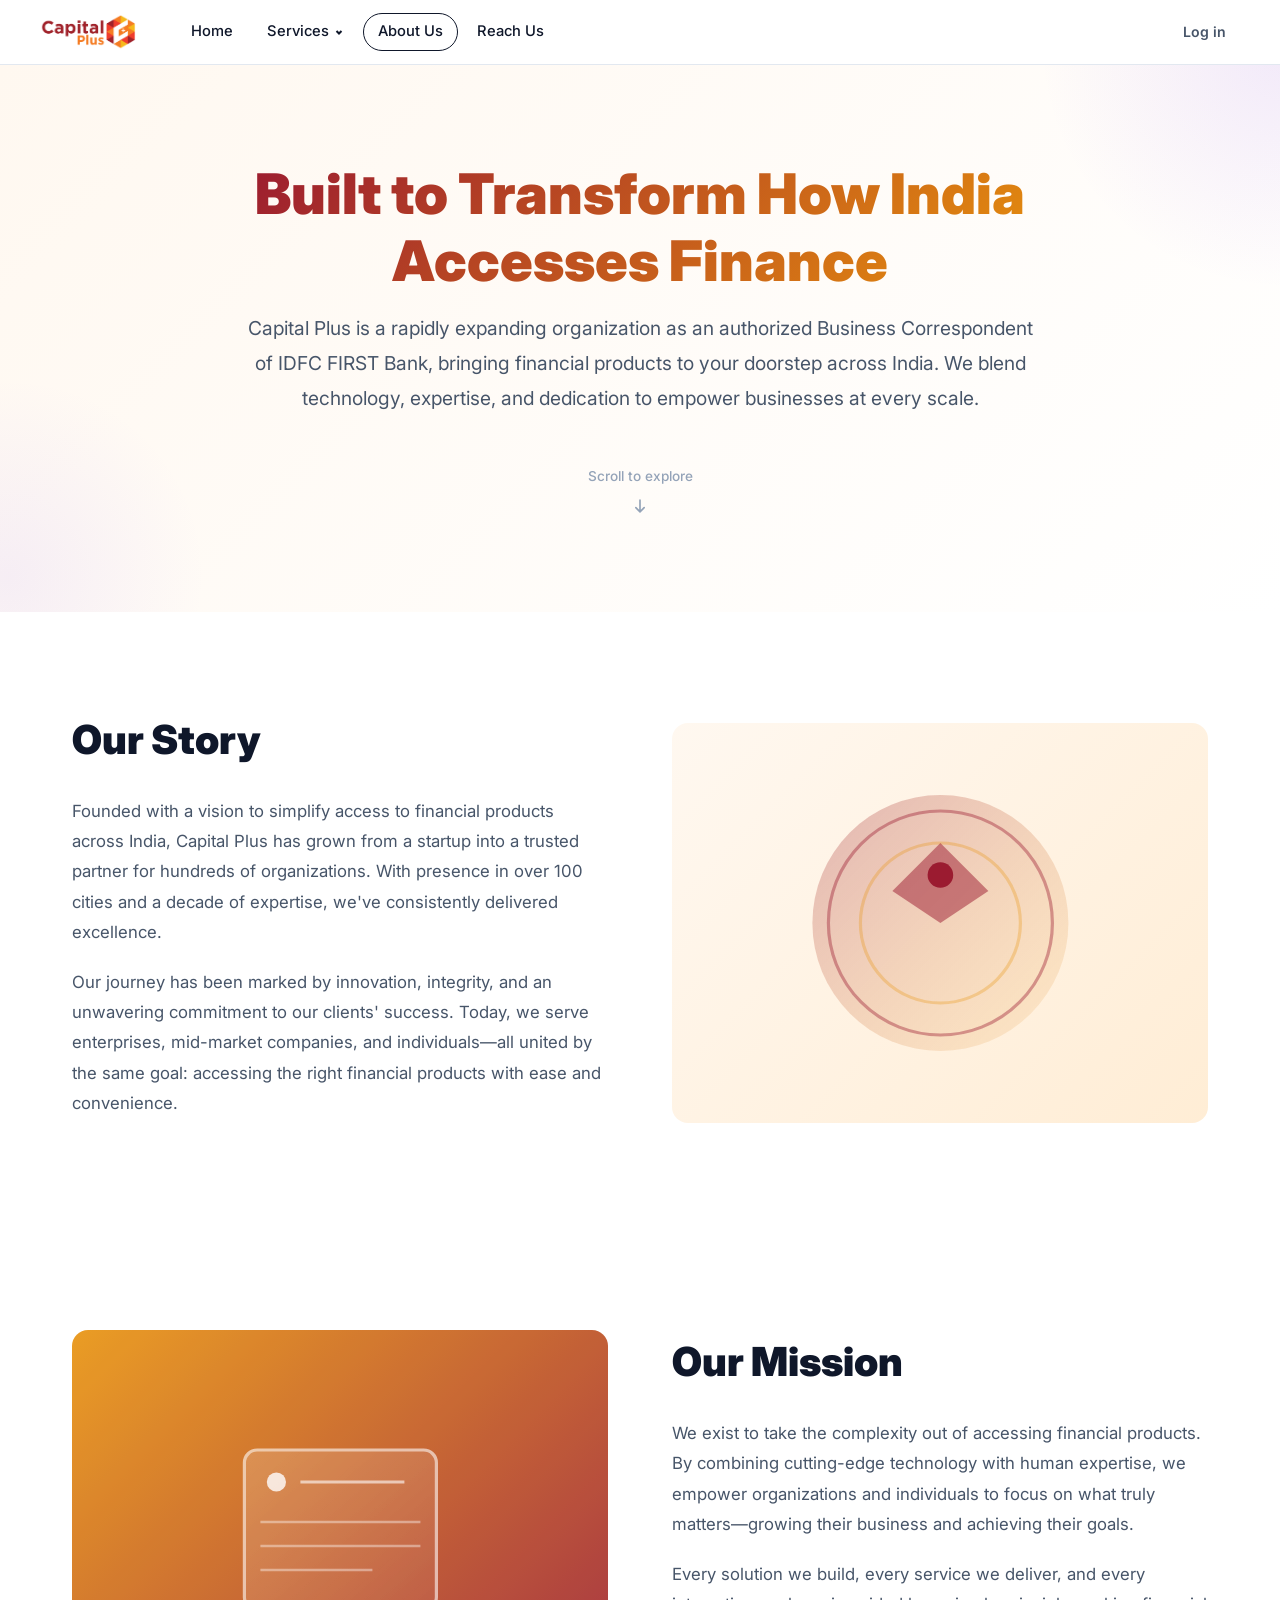
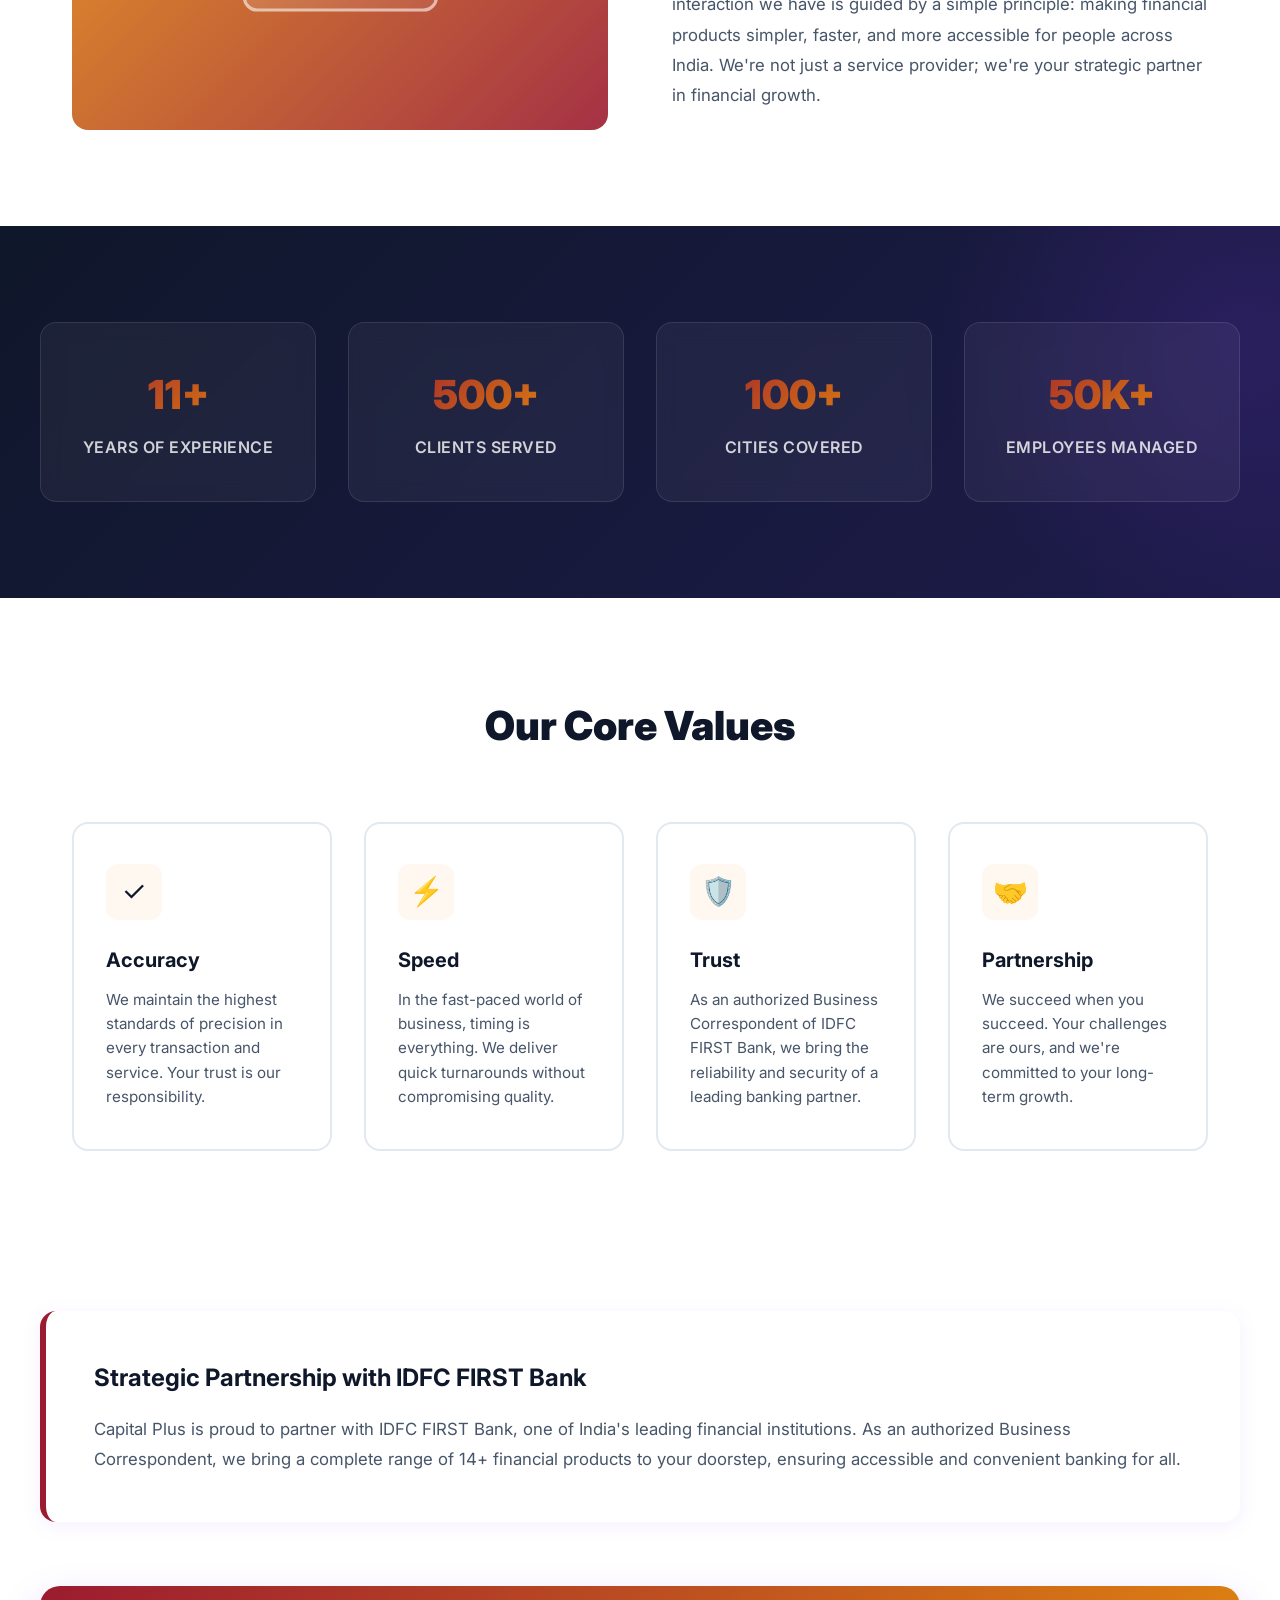
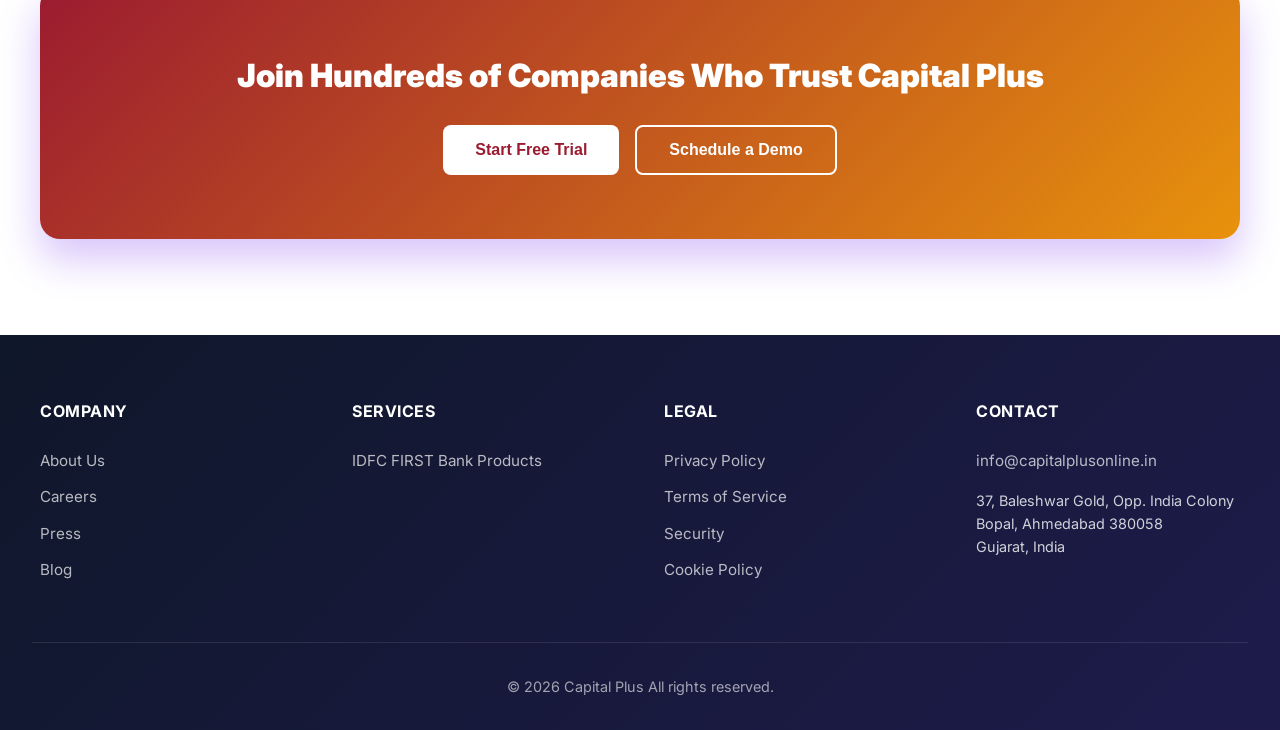
<file: website-redesign/about.html>
<!DOCTYPE html>
<html lang="en">
<head>
    <meta charset="UTF-8">
    <meta name="viewport" content="width=device-width, initial-scale=1.0">
    <title>About Capital Plus - Authorized Business Correspondent | IDFC FIRST Bank</title>
    <link href="https://fonts.googleapis.com/css2?family=Inter:wght@400;500;600;700;800;900&display=swap" rel="stylesheet">
    <style>
        :root {
            --purple: #9B1B30;
            --purple-d: #7A1525;
            --purple-dd: #5C101C;
            --purple-l: #E8920C;
            --purple-bg: #FFF8F0;
            --purple-100: #FFEDD5;
            --purple-200: #FED7AA;
            --text: #0F172A;
            --text-2: #475569;
            --text-3: #94A3B8;
            --border: #E2E8F0;
            --bg-dark: #0F172A;
            --bg-darker: #1E1B4B;
        }

        * {
            margin: 0;
            padding: 0;
            box-sizing: border-box;
        }

        body {
            font-family: 'Inter', -apple-system, BlinkMacSystemFont, 'Segoe UI', sans-serif;
            color: var(--text);
            background: white;
            line-height: 1.6;
        }

        /* NAVBAR — Wise-style */
        .nav{position:sticky;top:0;z-index:1000;background:#fff;border-bottom:1px solid #E2E8F0;transition:box-shadow .3s cubic-bezier(.4,0,.2,1)}
        .nav.scrolled{box-shadow:0 1px 12px rgba(0,0,0,.06)}
        .nav-inner{max-width:1320px;width:100%;margin:0 auto;padding:0 40px;display:flex;align-items:center;height:64px}
        .logo{margin-right:40px;white-space:nowrap;text-decoration:none;display:flex;align-items:center}
        .logo img{height:36px;width:auto}
        .nav-links{display:flex;align-items:center;gap:4px;height:100%;margin:0;padding:0;list-style:none}
        .nav-links>li{height:100%;display:flex;align-items:center;position:relative}
        .nav-links>li>a{display:flex;align-items:center;gap:5px;padding:6px 14px;height:auto;font-size:.92rem;font-weight:500;color:#0F172A;transition:all .15s;border-radius:100px;border:1.5px solid transparent;text-decoration:none}
        .nav-links>li>a:hover{background:#FFF8F0}
        .nav-links>li>a.active{border-color:#0F172A;background:transparent}
        .nav-links>li>a svg.chev{width:10px;height:10px;stroke:currentColor;fill:none;stroke-width:2;transition:transform .2s}
        .nav-links>li:hover>a svg.chev{transform:rotate(180deg)}
        .mega-dd{position:fixed;top:64px;left:0;right:0;background:#fff;border-bottom:1px solid #E2E8F0;box-shadow:0 16px 48px rgba(0,0,0,.08);opacity:0;visibility:hidden;transform:translateY(-4px);transition:all .2s cubic-bezier(.4,0,.2,1);pointer-events:none}
        .nav-links>li:hover>.mega-dd{opacity:1;visibility:visible;transform:translateY(0);pointer-events:auto}
        .mega-inner{max-width:1100px;margin:0 auto;padding:40px;display:grid;grid-template-columns:280px 1fr;gap:48px}
        .mega-promo{border-radius:14px;overflow:hidden;background:#FFF8F0;display:flex;flex-direction:column}
        .mega-promo-img{height:140px;background:linear-gradient(135deg,#9B1B30,#E8920C);display:flex;align-items:center;justify-content:center;color:rgba(255,255,255,.9);font-size:2.5rem}
        .mega-promo-body{padding:20px}
        .mega-promo-body h3{font-size:1rem;font-weight:800;color:#0F172A;margin-bottom:6px}
        .mega-promo-body p{font-size:.82rem;color:#475569;line-height:1.5;margin-bottom:14px}
        .mega-promo-link{display:inline-flex;align-items:center;gap:4px;font-size:.85rem;font-weight:700;color:#9B1B30;transition:gap .2s;text-decoration:none}
        .mega-promo-link:hover{gap:8px}
        .mega-cols{display:grid;grid-template-columns:1fr 1fr;gap:32px}
        .mega-col-head{font-size:.72rem;font-weight:700;text-transform:uppercase;letter-spacing:.08em;color:#94A3B8;margin-bottom:16px}
        .mega-link{display:flex;align-items:center;gap:10px;padding:8px 0;font-size:.92rem;font-weight:500;color:#0F172A;transition:color .15s;text-decoration:none}
        .mega-link:hover{color:#9B1B30}
        .mega-link .ml-dot{width:8px;height:8px;border-radius:50%;flex-shrink:0}
        .nav-right{display:flex;align-items:center;gap:8px;margin-left:auto}
        .btn{display:inline-flex;align-items:center;justify-content:center;gap:8px;padding:9px 22px;border-radius:100px;font-weight:600;font-size:.88rem;cursor:pointer;border:none;transition:all .2s;font-family:inherit;text-decoration:none}
        .btn-ghost{color:#475569;background:transparent;padding:9px 14px}
        .btn-ghost:hover{color:#0F172A}
        .btn-primary{color:#fff;background:#9B1B30;box-shadow:0 2px 8px rgba(155,27,48,.2)}
        .btn-primary:hover{background:#7A1525;box-shadow:0 4px 16px rgba(155,27,48,.3)}
        .hamburger{display:none;flex-direction:column;gap:5px;background:none;border:none;cursor:pointer;padding:6px;margin-left:auto}
        .hamburger span{display:block;width:20px;height:2px;background:#0F172A;border-radius:2px;transition:.3s}

        /* ========== HERO ========== */
        .hero {
            background: linear-gradient(135deg, var(--purple-bg) 0%, white 100%);
            padding: 6rem 2rem;
            text-align: center;
            overflow: hidden;
            position: relative;
        }

        .hero::before {
            content: '';
            position: absolute;
            top: -50%;
            right: -20%;
            width: 500px;
            height: 500px;
            background: radial-gradient(circle, rgba(124, 58, 237, 0.1) 0%, transparent 70%);
            border-radius: 50%;
            pointer-events: none;
        }

        .hero::after {
            content: '';
            position: absolute;
            bottom: -30%;
            left: -15%;
            width: 400px;
            height: 400px;
            background: radial-gradient(circle, rgba(139, 92, 246, 0.08) 0%, transparent 70%);
            border-radius: 50%;
            pointer-events: none;
        }

        .hero-content {
            max-width: 800px;
            margin: 0 auto;
            position: relative;
            z-index: 1;
            opacity: 0;
            animation: slideInUp 0.8s cubic-bezier(0.4, 0, 0.2, 1) forwards;
        }

        @keyframes slideInUp {
            from {
                opacity: 0;
                transform: translateY(30px);
            }
            to {
                opacity: 1;
                transform: translateY(0);
            }
        }

        .hero h1 {
            font-size: 3.5rem;
            font-weight: 900;
            line-height: 1.2;
            margin-bottom: 1rem;
            background: linear-gradient(135deg, var(--purple) 0%, var(--purple-l) 100%);
            -webkit-background-clip: text;
            -webkit-text-fill-color: transparent;
            background-clip: text;
        }

        .hero p {
            font-size: 1.2rem;
            color: var(--text-2);
            margin-bottom: 2rem;
            line-height: 1.8;
        }

        .hero-scroll {
            margin-top: 3rem;
            animation: float 3s ease-in-out infinite;
        }

        @keyframes float {
            0%, 100% {
                transform: translateY(0px);
            }
            50% {
                transform: translateY(10px);
            }
        }

        .scroll-indicator {
            display: inline-flex;
            flex-direction: column;
            align-items: center;
            gap: 0.5rem;
            color: var(--text-3);
            font-size: 0.85rem;
            font-weight: 500;
        }

        .scroll-indicator svg {
            width: 20px;
            height: 20px;
            stroke: currentColor;
            stroke-width: 2;
            fill: none;
        }

        /* ========== OUR STORY ========== */
        .our-story {
            padding: 6rem 2rem;
            max-width: 1200px;
            margin: 0 auto;
        }

        .story-grid {
            display: grid;
            grid-template-columns: 1fr 1fr;
            gap: 4rem;
            align-items: center;
        }

        .story-content h2 {
            font-size: 2.5rem;
            font-weight: 900;
            margin-bottom: 1.5rem;
            color: var(--text);
        }

        .story-content p {
            font-size: 1.05rem;
            color: var(--text-2);
            margin-bottom: 1.25rem;
            line-height: 1.8;
        }

        .story-image {
            position: relative;
            height: 400px;
            border-radius: 16px;
            overflow: hidden;
            background: linear-gradient(135deg, var(--purple-bg) 0%, var(--purple-100) 100%);
            display: flex;
            align-items: center;
            justify-content: center;
        }

        .story-image svg {
            width: 80%;
            height: 80%;
            opacity: 0;
            animation: fadeInScale 0.8s cubic-bezier(0.4, 0, 0.2, 1) 0.3s forwards;
        }

        @keyframes fadeInScale {
            from {
                opacity: 0;
                transform: scale(0.9);
            }
            to {
                opacity: 1;
                transform: scale(1);
            }
        }

        /* ========== OUR MISSION ========== */
        .our-mission {
            padding: 6rem 2rem;
            max-width: 1200px;
            margin: 0 auto;
        }

        .mission-grid {
            display: grid;
            grid-template-columns: 1fr 1fr;
            gap: 4rem;
            align-items: center;
        }

        .mission-grid .mission-image {
            order: -1;
        }

        .mission-content h2 {
            font-size: 2.5rem;
            font-weight: 900;
            margin-bottom: 1.5rem;
            color: var(--text);
        }

        .mission-content p {
            font-size: 1.05rem;
            color: var(--text-2);
            margin-bottom: 1.25rem;
            line-height: 1.8;
        }

        .mission-image {
            position: relative;
            height: 400px;
            border-radius: 16px;
            overflow: hidden;
            background: linear-gradient(135deg, var(--purple-l) 0%, var(--purple) 100%);
            opacity: 0.9;
            display: flex;
            align-items: center;
            justify-content: center;
        }

        .mission-image svg {
            width: 80%;
            height: 80%;
            opacity: 0;
            animation: fadeInScale 0.8s cubic-bezier(0.4, 0, 0.2, 1) 0.3s forwards;
        }

        /* ========== STATS ========== */
        .stats {
            background: linear-gradient(135deg, var(--bg-dark) 0%, var(--bg-darker) 100%);
            padding: 6rem 2rem;
            position: relative;
            overflow: hidden;
        }

        .stats::before {
            content: '';
            position: absolute;
            top: -50%;
            right: -20%;
            width: 600px;
            height: 600px;
            background: radial-gradient(circle, rgba(124, 58, 237, 0.15) 0%, transparent 70%);
            border-radius: 50%;
            pointer-events: none;
        }

        .stats-container {
            max-width: 1200px;
            margin: 0 auto;
            position: relative;
            z-index: 1;
        }

        .stats-grid {
            display: grid;
            grid-template-columns: repeat(4, 1fr);
            gap: 2rem;
        }

        .stat-card {
            background: rgba(255, 255, 255, 0.05);
            backdrop-filter: blur(10px);
            -webkit-backdrop-filter: blur(10px);
            border: 1px solid rgba(255, 255, 255, 0.1);
            border-radius: 16px;
            padding: 2.5rem 2rem;
            text-align: center;
            transition: all 0.4s cubic-bezier(0.4, 0, 0.2, 1);
            opacity: 0;
            animation: slideUp 0.6s cubic-bezier(0.4, 0, 0.2, 1) forwards;
        }

        .stat-card:nth-child(1) { animation-delay: 0.1s; }
        .stat-card:nth-child(2) { animation-delay: 0.2s; }
        .stat-card:nth-child(3) { animation-delay: 0.3s; }
        .stat-card:nth-child(4) { animation-delay: 0.4s; }

        @keyframes slideUp {
            from {
                opacity: 0;
                transform: translateY(30px);
            }
            to {
                opacity: 1;
                transform: translateY(0);
            }
        }

        .stat-card:hover {
            background: rgba(255, 255, 255, 0.08);
            border-color: rgba(124, 58, 237, 0.3);
            transform: translateY(-8px);
        }

        .stat-number {
            font-size: 2.5rem;
            font-weight: 900;
            background: linear-gradient(135deg, var(--purple) 0%, #E8920C 100%);
            -webkit-background-clip: text;
            -webkit-text-fill-color: transparent;
            background-clip: text;
            margin-bottom: 0.5rem;
        }

        .stat-label {
            color: rgba(255, 255, 255, 0.8);
            font-size: 1rem;
            font-weight: 600;
            letter-spacing: 0.5px;
        }

        /* ========== CORE VALUES ========== */
        .values {
            padding: 6rem 2rem;
            max-width: 1200px;
            margin: 0 auto;
        }

        .values h2 {
            font-size: 2.5rem;
            font-weight: 900;
            text-align: center;
            margin-bottom: 4rem;
            color: var(--text);
        }

        .values-grid {
            display: grid;
            grid-template-columns: repeat(4, 1fr);
            gap: 2rem;
        }

        .value-card {
            padding: 2.5rem 2rem;
            border-radius: 16px;
            background: white;
            border: 2px solid var(--border);
            position: relative;
            overflow: hidden;
            transition: all 0.4s cubic-bezier(0.4, 0, 0.2, 1);
        }

        .value-card::before {
            content: '';
            position: absolute;
            top: 0;
            left: 0;
            right: 0;
            height: 4px;
            background: linear-gradient(90deg, var(--purple), var(--purple-l));
            transform: scaleX(0);
            transform-origin: left;
            transition: transform 0.4s cubic-bezier(0.4, 0, 0.2, 1);
        }

        .value-card:hover {
            border-color: var(--purple);
            transform: translateY(-8px);
        }

        .value-card:hover::before {
            transform: scaleX(1);
        }

        .value-icon {
            width: 56px;
            height: 56px;
            background: var(--purple-bg);
            border-radius: 12px;
            display: flex;
            align-items: center;
            justify-content: center;
            margin-bottom: 1.5rem;
            font-size: 1.75rem;
        }

        .value-card h3 {
            font-size: 1.25rem;
            font-weight: 700;
            margin-bottom: 0.75rem;
            color: var(--text);
        }

        .value-card p {
            color: var(--text-2);
            line-height: 1.6;
            font-size: 0.95rem;
        }

        /* ========== PARTNERSHIP ========== */
        .partnership {
            margin: 4rem 2rem;
            padding: 3rem;
            border-radius: 16px;
            background: white;
            border-left: 6px solid var(--purple);
            max-width: 1200px;
            margin-left: auto;
            margin-right: auto;
            box-shadow: 0 4px 20px rgba(124, 58, 237, 0.08);
            transition: all 0.4s cubic-bezier(0.4, 0, 0.2, 1);
        }

        .partnership:hover {
            box-shadow: 0 8px 32px rgba(124, 58, 237, 0.12);
            transform: translateY(-4px);
        }

        .partnership h3 {
            font-size: 1.5rem;
            font-weight: 700;
            color: var(--text);
            margin-bottom: 1rem;
        }

        .partnership p {
            color: var(--text-2);
            line-height: 1.8;
            font-size: 1.05rem;
        }

        /* ========== CTA BANNER ========== */
        .cta-banner {
            margin: 4rem 2rem;
            padding: 4rem 3rem;
            border-radius: 20px;
            background: linear-gradient(135deg, var(--purple) 0%, var(--purple-l) 100%);
            color: white;
            text-align: center;
            max-width: 1200px;
            margin-left: auto;
            margin-right: auto;
            box-shadow: 0 20px 40px rgba(124, 58, 237, 0.3);
            transition: all 0.4s cubic-bezier(0.4, 0, 0.2, 1);
        }

        .cta-banner:hover {
            transform: translateY(-4px);
            box-shadow: 0 24px 48px rgba(124, 58, 237, 0.4);
        }

        .cta-banner h2 {
            font-size: 2rem;
            font-weight: 900;
            margin-bottom: 1.5rem;
        }

        .cta-buttons {
            display: flex;
            gap: 1rem;
            justify-content: center;
            flex-wrap: wrap;
        }

        .btn-white {
            background: white;
            color: var(--purple);
            padding: 0.875rem 2rem;
            border: none;
            border-radius: 8px;
            font-weight: 700;
            font-size: 1rem;
            cursor: pointer;
            transition: all 0.3s cubic-bezier(0.4, 0, 0.2, 1);
        }

        .btn-white:hover {
            transform: translateY(-2px);
            box-shadow: 0 8px 16px rgba(0, 0, 0, 0.15);
        }

        .btn-outline {
            background: transparent;
            color: white;
            padding: 0.875rem 2rem;
            border: 2px solid white;
            border-radius: 8px;
            font-weight: 700;
            font-size: 1rem;
            cursor: pointer;
            transition: all 0.3s cubic-bezier(0.4, 0, 0.2, 1);
        }

        .btn-outline:hover {
            background: white;
            color: var(--purple);
            transform: translateY(-2px);
        }

        /* ========== FOOTER ========== */
        footer {
            background: linear-gradient(135deg, var(--bg-dark) 0%, var(--bg-darker) 100%);
            color: rgba(255, 255, 255, 0.8);
            padding: 4rem 2rem 2rem;
            margin-top: 6rem;
        }

        .footer-container {
            max-width: 1200px;
            margin: 0 auto;
            display: grid;
            grid-template-columns: repeat(4, 1fr);
            gap: 3rem;
            margin-bottom: 3rem;
        }

        .footer-section h4 {
            color: white;
            font-size: 1rem;
            font-weight: 700;
            margin-bottom: 1.5rem;
            letter-spacing: 0.5px;
        }

        .footer-section a {
            display: block;
            color: rgba(255, 255, 255, 0.7);
            text-decoration: none;
            margin-bottom: 0.75rem;
            font-size: 0.95rem;
            transition: color 0.3s cubic-bezier(0.4, 0, 0.2, 1);
        }

        .footer-section a:hover {
            color: var(--purple-l);
        }

        .footer-bottom {
            border-top: 1px solid rgba(255, 255, 255, 0.1);
            padding-top: 2rem;
            text-align: center;
            font-size: 0.9rem;
            color: rgba(255, 255, 255, 0.6);
        }

        /* ========== SCROLL REVEAL ========== */
        .reveal {
            opacity: 0;
            transform: translateY(30px);
            transition: all 0.6s cubic-bezier(0.4, 0, 0.2, 1);
        }

        .reveal.active {
            opacity: 1;
            transform: translateY(0);
        }

        /* ========== MOBILE RESPONSIVE ========== */
        @media (max-width: 1024px) {
            .story-grid,
            .mission-grid,
            .stats-grid,
            .values-grid {
                grid-template-columns: 1fr;
            }

            .mission-grid .mission-image {
                order: 0;
            }

            .hero h1 {
                font-size: 2.5rem;
            }

            .story-image,
            .mission-image {
                height: 300px;
            }

            .values-grid {
                grid-template-columns: repeat(2, 1fr);
            }

            .footer-container {
                grid-template-columns: repeat(2, 1fr);
            }
        }

        @media (max-width: 768px) {
            .nav-inner { padding: 0 20px; }
            .nav-links, .nav-right { display: none; }
            .hamburger { display: flex; }
            .nav.open .nav-links {
                display: flex;
                flex-direction: column;
                position: absolute;
                top: 64px;
                left: 0;
                right: 0;
                background: #fff;
                height: auto;
                padding: 12px 20px;
                box-shadow: 0 12px 40px rgba(0,0,0,.1);
                border-bottom: 1px solid var(--border);
            }
            .nav.open .nav-links > li { height: auto; }
            .nav.open .nav-links > li > a { height: auto; padding: 10px 0; border-bottom: none; border:none; border-radius:0; margin-bottom: 0; text-transform: none; letter-spacing: 0; font-size: .95rem; }
            .nav.open .nav-right {
                display: flex;
                position: absolute;
                left: 0;
                right: 0;
                background: #fff;
                padding: 8px 20px 16px;
            }
            .nav.open .nav-right .btn { flex: 1; text-align: center; }
            .mega-dd{position:static;opacity:1;visibility:visible;transform:none;box-shadow:none;border:none;border-bottom:none;pointer-events:auto;width:100%;margin-top:8px}
            .mega-inner{grid-template-columns:1fr;padding:16px 0;gap:16px}
            .mega-promo{display:none}
            .mega-cols{grid-template-columns:1fr;gap:16px}
            .mega-col-head{margin-bottom:8px}
            .mega-link{padding:6px 0}

            .hero {
                padding: 4rem 1.5rem;
            }

            .hero h1 {
                font-size: 2rem;
            }

            .hero p {
                font-size: 1rem;
            }

            .our-story,
            .our-mission,
            .values {
                padding: 4rem 1.5rem;
            }

            .story-content h2,
            .mission-content h2,
            .values h2 {
                font-size: 1.75rem;
            }

            .story-grid,
            .mission-grid {
                gap: 2rem;
            }

            .values-grid {
                grid-template-columns: 1fr;
                gap: 1.5rem;
            }

            .stats-grid {
                grid-template-columns: repeat(2, 1fr);
            }

            .cta-banner {
                margin: 2rem 1.5rem;
                padding: 2.5rem 1.5rem;
            }

            .cta-banner h2 {
                font-size: 1.5rem;
            }

            .cta-buttons {
                flex-direction: column;
            }

            .btn-white,
            .btn-outline {
                width: 100%;
            }

            .partnership {
                margin: 2rem 1.5rem;
                padding: 2rem 1.5rem;
            }

            .footer-container {
                grid-template-columns: 1fr;
                gap: 2rem;
            }
        }

        @media (max-width: 640px) {
            .hero {
                padding: 2.5rem 1rem;
            }

            .hero h1 {
                font-size: 1.75rem;
            }

            .hero p {
                font-size: 0.95rem;
            }

            .our-story,
            .our-mission {
                padding: 2.5rem 1rem;
            }

            .stat-number {
                font-size: 1.75rem;
            }

            .stats-grid {
                grid-template-columns: 1fr;
            }

            .value-card {
                padding: 1.5rem;
            }

            .partnership {
                margin: 1.5rem 1rem;
                padding: 1.5rem;
            }

            .cta-banner {
                margin: 1.5rem 1rem 0;
                padding: 2rem 1rem;
            }
        }

        @media (max-width: 480px) {
            .nav-inner {
                padding: 0 16px;
                height: 56px;
            }

            .logo {
                margin-right: 20px;
            }
            .logo img {
                height: 28px;
            }

            .hero {
                padding: 2rem 1rem;
                background: linear-gradient(135deg, #FFF8F0 0%, white 100%);
                background-attachment: scroll;
            }

            .hero::before {
                width: 300px;
                height: 300px;
                top: -100px;
                right: -100px;
            }

            .hero::after {
                width: 250px;
                height: 250px;
                bottom: -100px;
                left: -100px;
            }

            .hero-content {
                max-width: 100%;
            }

            .hero h1 {
                font-size: 1.5rem;
                margin-bottom: 0.75rem;
                background: linear-gradient(135deg, #9B1B30 0%, #7A1525 100%);
                -webkit-background-clip: text;
                -webkit-text-fill-color: transparent;
                background-clip: text;
                letter-spacing: -0.5px;
            }

            .hero p {
                font-size: 0.85rem;
                max-width: 100%;
                line-height: 1.5;
            }

            .our-story,
            .our-mission,
            .values {
                padding: 2rem 1rem;
            }

            .story-grid,
            .mission-grid {
                gap: 1.5rem;
                grid-template-columns: 1fr;
            }

            .story-content h2,
            .mission-content h2,
            .values h2 {
                font-size: 1.25rem;
                margin-bottom: 0.75rem;
                font-weight: 900;
            }

            .story-content p,
            .mission-content p {
                font-size: 0.85rem;
                margin-bottom: 0.875rem;
                line-height: 1.6;
            }

            .story-image,
            .mission-image {
                height: 200px;
                border-radius: 12px;
            }

            .story-image svg,
            .mission-image svg {
                width: 60%;
                height: 60%;
            }

            .stats {
                padding: 2rem 1rem;
            }

            .stats::before {
                width: 300px;
                height: 300px;
                top: -150px;
                right: -150px;
            }

            .stats-grid {
                grid-template-columns: 1fr;
                gap: 1rem;
            }

            .stat-card {
                padding: 1.5rem 1rem;
                border-radius: 12px;
                background: rgba(255, 255, 255, 0.05);
                border: 1px solid rgba(255, 255, 255, 0.1);
                animation: none;
            }

            .stat-number {
                font-size: 1.5rem;
                margin-bottom: 0.25rem;
            }

            .stat-label {
                font-size: 0.75rem;
                letter-spacing: 0.3px;
            }

            .values-grid {
                grid-template-columns: 1fr;
                gap: 1rem;
            }

            .value-card {
                padding: 1.25rem;
                border-radius: 12px;
                border: 2px solid #E2E8F0;
                background: white;
            }

            .value-card::before {
                height: 3px;
            }

            .value-icon {
                width: 48px;
                height: 48px;
                background: #FFF8F0;
                border-radius: 10px;
                display: flex;
                align-items: center;
                justify-content: center;
                margin-bottom: 1rem;
                font-size: 1.5rem;
            }

            .value-card h3 {
                font-size: 1rem;
                margin-bottom: 0.5rem;
            }

            .value-card p {
                font-size: 0.8rem;
                line-height: 1.5;
            }

            .partnership {
                margin: 1.5rem 1rem;
                padding: 1.25rem;
                border-radius: 12px;
                border-left: 4px solid #9B1B30;
                background: white;
                border: 1px solid #E2E8F0;
            }

            .partnership h3 {
                font-size: 1.1rem;
                margin-bottom: 0.75rem;
                font-weight: 700;
            }

            .partnership p {
                font-size: 0.85rem;
                line-height: 1.6;
            }

            .cta-banner {
                margin: 1.5rem 1rem 0;
                padding: 1.75rem 1rem;
                border-radius: 12px;
                background: linear-gradient(135deg, #9B1B30 0%, #7A1525 100%);
                color: white;
                text-align: center;
                box-shadow: 0 12px 30px rgba(124, 58, 237, 0.2);
            }

            .cta-banner h2 {
                font-size: 1.15rem;
                font-weight: 900;
                margin-bottom: 0.75rem;
                letter-spacing: -0.5px;
            }

            .cta-banner p {
                font-size: 0.85rem;
                margin-bottom: 1.25rem;
                opacity: 0.95;
                line-height: 1.5;
            }

            .cta-buttons {
                display: flex;
                flex-direction: column;
                gap: 0.75rem;
                justify-content: center;
            }

            .btn-white,
            .btn-outline {
                width: 100%;
                padding: 0.75rem 1rem;
                font-size: 0.85rem;
                font-weight: 700;
                border-radius: 6px;
            }

            footer {
                padding: 2rem 1rem;
                margin-top: 2rem;
            }

            .footer-container {
                grid-template-columns: 1fr;
                gap: 1.5rem;
                margin-bottom: 1.5rem;
            }

            .footer-section h4 {
                font-size: 0.8rem;
                margin-bottom: 0.75rem;
                text-transform: uppercase;
                letter-spacing: 0.5px;
                font-weight: 700;
            }

            .footer-section a {
                font-size: 0.8rem;
                margin-bottom: 0.5rem;
            }

            .footer-section p {
                font-size: 0.8rem;
                line-height: 1.6;
            }

            .footer-bottom {
                font-size: 0.75rem;
                padding-top: 1rem;
            }
        }
    </style>
</head>
<body>
    <nav class="nav" id="mainNav">
      <div class="nav-inner">
        <a href="index.html" class="logo"><img src="images/logo.png" alt="Capital Plus"></a>
        <button class="hamburger" id="hamburger" aria-label="Menu"><span></span><span></span><span></span></button>
        <ul class="nav-links" id="navLinks">
          <li><a href="index.html">Home</a></li>
          <li>
            <a href="products.html">Services <svg class="chev" viewBox="0 0 10 10"><path d="M2.5 4l2.5 2.5 2.5-2.5"/></svg></a>
            <div class="mega-dd">
              <div class="mega-inner">
                <div class="mega-promo">
                  <div class="mega-promo-img"><svg width="100" height="34" viewBox="0 0 120 40" xmlns="http://www.w3.org/2000/svg"><rect width="120" height="40" rx="4" fill="#9D1D2C"/><rect x="6" y="6" width="28" height="28" rx="3" fill="rgba(255,255,255,0.15)"/><rect x="12" y="12" width="16" height="2.5" rx="1" fill="#fff"/><rect x="12" y="17.5" width="12" height="2.5" rx="1" fill="#fff"/><rect x="12" y="23" width="14" height="2.5" rx="1" fill="#fff"/><text x="40" y="20" font-family="Arial,sans-serif" font-size="11" font-weight="800" fill="#fff" letter-spacing="0.5">IDFC FIRST</text><text x="40" y="32" font-family="Arial,sans-serif" font-size="9" font-weight="600" fill="rgba(255,255,255,0.85)">Bank</text></svg></div>
                  <div class="mega-promo-body">
                    <h3>IDFC FIRST Bank Products</h3>
                    <p>As an authorized Business Correspondent, we bring select financial products to your doorstep.</p>
                    <a href="products.html" class="mega-promo-link">Explore →</a>
                  </div>
                </div>
                <div class="mega-cols">
                  <div>
                    <div class="mega-col-head">IDFC Bank Products</div>
                    <a href="products.html" class="mega-link"><span class="ml-dot" style="background:#9B1B30"></span> Two Wheeler Loan</a>
                    <a href="products.html" class="mega-link"><span class="ml-dot" style="background:#10B981"></span> Car Loans</a>
                    <a href="products.html" class="mega-link"><span class="ml-dot" style="background:#3B82F6"></span> Commercial Vehicle Loan</a>
                    <a href="products.html" class="mega-link"><span class="ml-dot" style="background:#E8920C"></span> Credit Card</a>
                    <a href="products.html" class="mega-link"><span class="ml-dot" style="background:#E8920C"></span> Consumer Durable Loan</a>
                  </div>
                </div>
              </div>
            </div>
          </li>
          <li><a href="about.html" class="active">About Us</a></li>
          <li><a href="contact.html">Reach Us</a></li>
        </ul>
        <div class="nav-right">
          <a href="https://hr.capitalplusonline.in/" target="_blank" rel="noopener" class="btn btn-ghost">Log in</a>
        </div>
      </div>
    </nav>

    <!-- HERO -->
    <section class="hero">
        <div class="hero-content">
            <h1>Built to Transform How India Accesses Finance</h1>
            <p>Capital Plus is a rapidly expanding organization as an authorized Business Correspondent of IDFC FIRST Bank, bringing financial products to your doorstep across India. We blend technology, expertise, and dedication to empower businesses at every scale.</p>
            <div class="hero-scroll">
                <div class="scroll-indicator">
                    Scroll to explore
                    <svg viewBox="0 0 24 24">
                        <path d="M12 5v14M12 19l-5-5M12 19l5-5" stroke-linecap="round" stroke-linejoin="round"></path>
                    </svg>
                </div>
            </div>
        </div>
    </section>

    <!-- OUR STORY -->
    <section class="our-story reveal">
        <div class="story-grid">
            <div class="story-content">
                <h2>Our Story</h2>
                <p>Founded with a vision to simplify access to financial products across India, Capital Plus has grown from a startup into a trusted partner for hundreds of organizations. With presence in over 100 cities and a decade of expertise, we've consistently delivered excellence.</p>
                <p>Our journey has been marked by innovation, integrity, and an unwavering commitment to our clients' success. Today, we serve enterprises, mid-market companies, and individuals—all united by the same goal: accessing the right financial products with ease and convenience.</p>
            </div>
            <div class="story-image">
                <svg viewBox="0 0 200 200" xmlns="http://www.w3.org/2000/svg">
                    <defs>
                        <linearGradient id="storyGradient" x1="0%" y1="0%" x2="100%" y2="100%">
                            <stop offset="0%" style="stop-color:#9B1B30;stop-opacity:0.3" />
                            <stop offset="100%" style="stop-color:#E8920C;stop-opacity:0.1" />
                        </linearGradient>
                    </defs>
                    <circle cx="100" cy="100" r="80" fill="url(#storyGradient)" />
                    <circle cx="100" cy="100" r="70" fill="none" stroke="#9B1B30" stroke-width="2" opacity="0.4" />
                    <circle cx="100" cy="100" r="50" fill="none" stroke="#E8920C" stroke-width="2" opacity="0.3" />
                    <path d="M 100 50 L 130 80 L 100 100 L 70 80 Z" fill="#9B1B30" opacity="0.5" />
                    <circle cx="100" cy="70" r="8" fill="#9B1B30" />
                </svg>
            </div>
        </div>
    </section>

    <!-- OUR MISSION -->
    <section class="our-mission reveal">
        <div class="mission-grid">
            <div class="mission-image">
                <svg viewBox="0 0 200 200" xmlns="http://www.w3.org/2000/svg">
                    <defs>
                        <linearGradient id="missionGradient" x1="0%" y1="0%" x2="100%" y2="100%">
                            <stop offset="0%" style="stop-color:#FFFFFF;stop-opacity:0.3" />
                            <stop offset="100%" style="stop-color:#FFFFFF;stop-opacity:0.1" />
                        </linearGradient>
                    </defs>
                    <rect x="40" y="50" width="120" height="100" rx="8" fill="url(#missionGradient)" stroke="#FFFFFF" stroke-width="2" opacity="0.6" />
                    <circle cx="60" cy="70" r="6" fill="#FFFFFF" opacity="0.8" />
                    <line x1="75" y1="70" x2="140" y2="70" stroke="#FFFFFF" stroke-width="2" opacity="0.6" />
                    <line x1="50" y1="95" x2="150" y2="95" stroke="#FFFFFF" stroke-width="1.5" opacity="0.4" />
                    <line x1="50" y1="110" x2="150" y2="110" stroke="#FFFFFF" stroke-width="1.5" opacity="0.4" />
                    <line x1="50" y1="125" x2="120" y2="125" stroke="#FFFFFF" stroke-width="1.5" opacity="0.4" />
                </svg>
            </div>
            <div class="mission-content">
                <h2>Our Mission</h2>
                <p>We exist to take the complexity out of accessing financial products. By combining cutting-edge technology with human expertise, we empower organizations and individuals to focus on what truly matters—growing their business and achieving their goals.</p>
                <p>Every solution we build, every service we deliver, and every interaction we have is guided by a simple principle: making financial products simpler, faster, and more accessible for people across India. We're not just a service provider; we're your strategic partner in financial growth.</p>
            </div>
        </div>
    </section>

    <!-- STATS -->
    <section class="stats reveal">
        <div class="stats-container">
            <div class="stats-grid">
                <div class="stat-card">
                    <div class="stat-number">11+</div>
                    <div class="stat-label">YEARS OF EXPERIENCE</div>
                </div>
                <div class="stat-card">
                    <div class="stat-number">500+</div>
                    <div class="stat-label">CLIENTS SERVED</div>
                </div>
                <div class="stat-card">
                    <div class="stat-number">100+</div>
                    <div class="stat-label">CITIES COVERED</div>
                </div>
                <div class="stat-card">
                    <div class="stat-number">50K+</div>
                    <div class="stat-label">EMPLOYEES MANAGED</div>
                </div>
            </div>
        </div>
    </section>

    <!-- CORE VALUES -->
    <section class="values reveal">
        <h2>Our Core Values</h2>
        <div class="values-grid">
            <div class="value-card">
                <div class="value-icon">✓</div>
                <h3>Accuracy</h3>
                <p>We maintain the highest standards of precision in every transaction and service. Your trust is our responsibility.</p>
            </div>
            <div class="value-card">
                <div class="value-icon">⚡</div>
                <h3>Speed</h3>
                <p>In the fast-paced world of business, timing is everything. We deliver quick turnarounds without compromising quality.</p>
            </div>
            <div class="value-card">
                <div class="value-icon">🛡️</div>
                <h3>Trust</h3>
                <p>As an authorized Business Correspondent of IDFC FIRST Bank, we bring the reliability and security of a leading banking partner.</p>
            </div>
            <div class="value-card">
                <div class="value-icon">🤝</div>
                <h3>Partnership</h3>
                <p>We succeed when you succeed. Your challenges are ours, and we're committed to your long-term growth.</p>
            </div>
        </div>
    </section>

    <!-- PARTNERSHIP BANNER -->
    <section class="partnership reveal">
        <h3>Strategic Partnership with IDFC FIRST Bank</h3>
        <p>Capital Plus is proud to partner with IDFC FIRST Bank, one of India's leading financial institutions. As an authorized Business Correspondent, we bring a complete range of 14+ financial products to your doorstep, ensuring accessible and convenient banking for all.</p>
    </section>

    <!-- CTA BANNER -->
    <section class="cta-banner reveal">
        <h2>Join Hundreds of Companies Who Trust Capital Plus</h2>
        <div class="cta-buttons">
            <button class="btn-white">Start Free Trial</button>
            <button class="btn-outline">Schedule a Demo</button>
        </div>
    </section>

    <!-- FOOTER -->
    <footer>
        <div class="footer-container">
            <div class="footer-section">
                <h4>COMPANY</h4>
                <a href="about.html">About Us</a>
                <a href="#careers">Careers</a>
                <a href="#press">Press</a>
                <a href="#blog">Blog</a>
            </div>
            <div class="footer-section">
                <h4>SERVICES</h4>
                <a href="products.html">IDFC FIRST Bank Products</a>
            </div>
            <div class="footer-section">
                <h4>LEGAL</h4>
                <a href="#privacy">Privacy Policy</a>
                <a href="#terms">Terms of Service</a>
                <a href="#security">Security</a>
                <a href="#cookies">Cookie Policy</a>
            </div>
            <div class="footer-section">
                <h4>CONTACT</h4>
                <a href="mailto:info@capitalplusonline.in">info@capitalplusonline.in</a>
                <p style="margin-top: 1rem; font-size: 0.9rem;">37, Baleshwar Gold, Opp. India Colony<br>Bopal, Ahmedabad 380058<br>Gujarat, India</p>
            </div>
        </div>
        <div class="footer-bottom">
            <p>&copy; 2026 Capital Plus All rights reserved.</p>
        </div>
    </footer>

    <script>
        // Mobile Navigation Toggle
        const hamburger = document.getElementById('hamburger');
        const mainNav = document.getElementById('mainNav');

        hamburger.addEventListener('click', () => {
            mainNav.classList.toggle('open');
        });

        // Close mobile menu when a link is clicked
        document.querySelectorAll('.nav-links a').forEach(link => {
            link.addEventListener('click', () => {
                mainNav.classList.remove('open');
            });
        });

        // Nav scroll effect
        window.addEventListener('scroll', () => mainNav.classList.toggle('scrolled', window.scrollY > 20));

        // Scroll Reveal Animation
        const observerOptions = {
            threshold: 0.1,
            rootMargin: '0px 0px -50px 0px'
        };

        const observer = new IntersectionObserver((entries) => {
            entries.forEach(entry => {
                if (entry.isIntersecting) {
                    entry.target.classList.add('active');
                    observer.unobserve(entry.target);
                }
            });
        }, observerOptions);

        document.querySelectorAll('.reveal').forEach(element => {
            observer.observe(element);
        });

        // Smooth scroll for nav links
        document.querySelectorAll('a[href^="#"]').forEach(anchor => {
            anchor.addEventListener('click', function (e) {
                const href = this.getAttribute('href');
                if (href !== '#services') {
                    e.preventDefault();
                    const target = document.querySelector(href);
                    if (target) {
                        target.scrollIntoView({
                            behavior: 'smooth',
                            block: 'start'
                        });
                    }
                }
            });
        });

        // Add scroll-down click functionality
        document.querySelector('.hero-scroll').addEventListener('click', () => {
            document.querySelector('.our-story').scrollIntoView({
                behavior: 'smooth',
                block: 'start'
            });
        });
    </script>
</body>
</html>
</file>
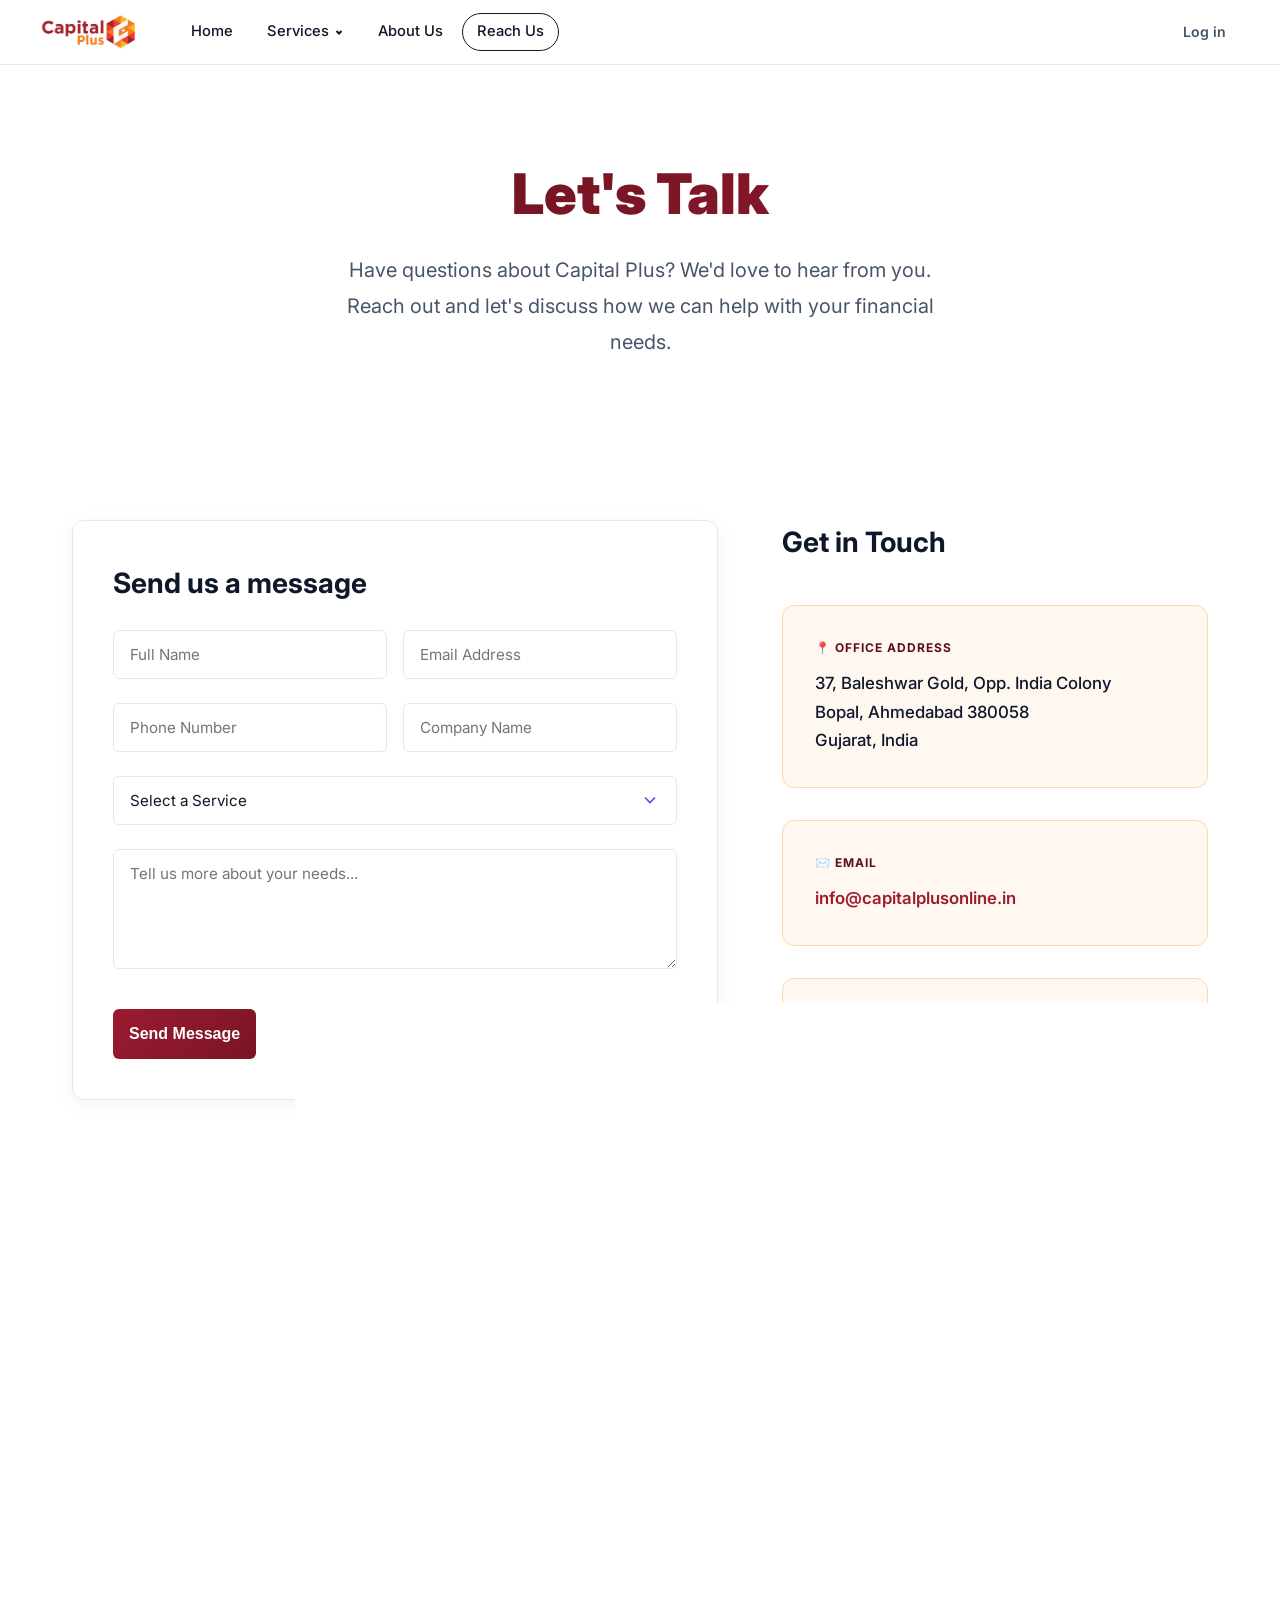
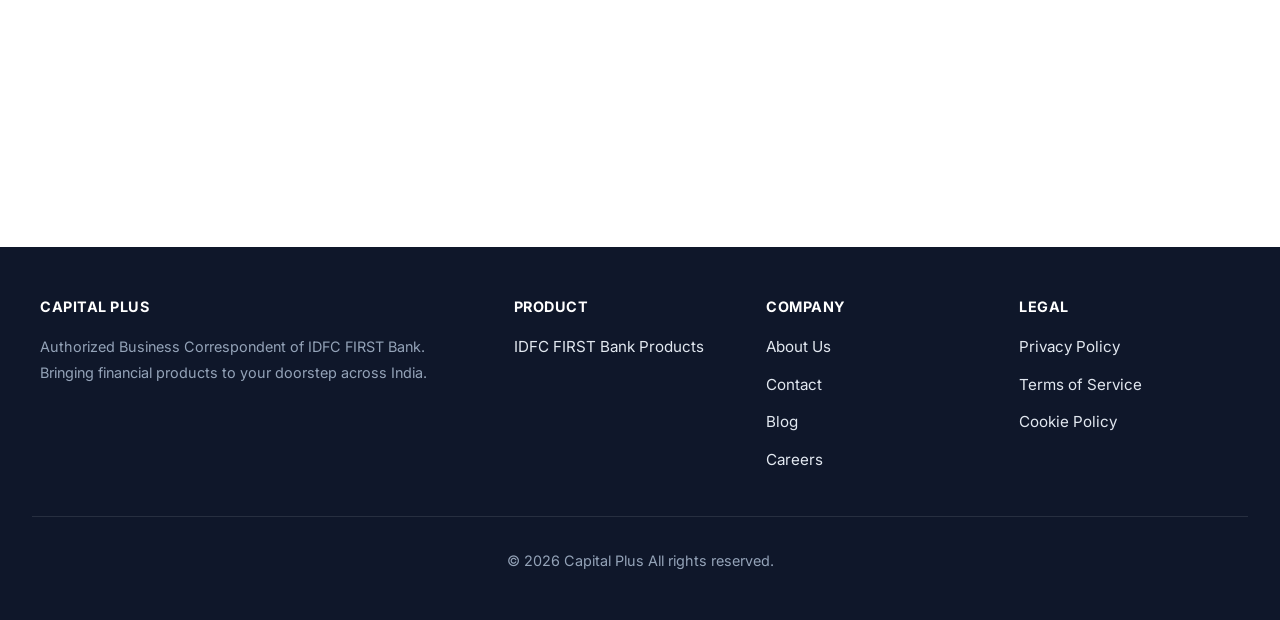
<file: website-redesign/contact.html>
<!DOCTYPE html>
<html lang="en">
<head>
  <meta charset="UTF-8">
  <meta name="viewport" content="width=device-width, initial-scale=1.0">
  <title>Contact Capital Plus - Authorized Business Correspondent | IDFC FIRST Bank</title>
  <link rel="preconnect" href="https://fonts.googleapis.com">
  <link rel="preconnect" href="https://fonts.gstatic.com" crossorigin>
  <link href="https://fonts.googleapis.com/css2?family=Inter:wght@400;500;600;700;800;900&display=swap" rel="stylesheet">

  <style>
    * {
      margin: 0;
      padding: 0;
      box-sizing: border-box;
    }

    :root {
      --purple: #9B1B30;
      --purple-d: #7A1525;
      --purple-dd: #5C101C;
      --purple-l: #E8920C;
      --purple-bg: #FFF8F0;
      --purple-100: #FFEDD5;
      --purple-200: #FED7AA;
      --text: #0F172A;
      --text-2: #475569;
      --text-3: #94A3B8;
      --border: #E2E8F0;
      --bg-light: #FFFFFF;
      --bg-dark: #0F172A;
    }

    html {
      scroll-behavior: smooth;
    }

    body {
      font-family: 'Inter', sans-serif;
      background-color: var(--bg-light);
      color: var(--text);
      line-height: 1.6;
    }

    /* NAVBAR — Wise-style */
    .nav{position:sticky;top:0;z-index:1000;background:#fff;border-bottom:1px solid #E2E8F0;transition:box-shadow .3s cubic-bezier(.4,0,.2,1)}
    .nav.scrolled{box-shadow:0 1px 12px rgba(0,0,0,.06)}
    .nav-inner{max-width:1320px;width:100%;margin:0 auto;padding:0 40px;display:flex;align-items:center;height:64px}
    .logo{margin-right:40px;white-space:nowrap;text-decoration:none;display:flex;align-items:center}
    .logo img{height:36px;width:auto}
    .nav-links{display:flex;align-items:center;gap:4px;height:100%;margin:0;padding:0;list-style:none}
    .nav-links>li{height:100%;display:flex;align-items:center;position:relative}
    .nav-links>li>a{display:flex;align-items:center;gap:5px;padding:6px 14px;height:auto;font-size:.92rem;font-weight:500;color:#0F172A;transition:all .15s;border-radius:100px;border:1.5px solid transparent;text-decoration:none}
    .nav-links>li>a:hover{background:#FFF8F0}
    .nav-links>li>a.active{border-color:#0F172A;background:transparent}
    .nav-links>li>a svg.chev{width:10px;height:10px;stroke:currentColor;fill:none;stroke-width:2;transition:transform .2s}
    .nav-links>li:hover>a svg.chev{transform:rotate(180deg)}
    /* Wise mega dropdown */
    .mega-dd{position:fixed;top:64px;left:0;right:0;background:#fff;border-bottom:1px solid #E2E8F0;box-shadow:0 16px 48px rgba(0,0,0,.08);opacity:0;visibility:hidden;transform:translateY(-4px);transition:all .2s cubic-bezier(.4,0,.2,1);pointer-events:none}
    .nav-links>li:hover>.mega-dd{opacity:1;visibility:visible;transform:translateY(0);pointer-events:auto}
    .mega-inner{max-width:1100px;margin:0 auto;padding:40px;display:grid;grid-template-columns:280px 1fr;gap:48px}
    .mega-promo{border-radius:14px;overflow:hidden;background:#FFF8F0;display:flex;flex-direction:column}
    .mega-promo-img{height:140px;background:linear-gradient(135deg,#9B1B30,#E8920C);display:flex;align-items:center;justify-content:center;color:rgba(255,255,255,.9);font-size:2.5rem}
    .mega-promo-body{padding:20px}
    .mega-promo-body h3{font-size:1rem;font-weight:800;color:#0F172A;margin-bottom:6px}
    .mega-promo-body p{font-size:.82rem;color:#475569;line-height:1.5;margin-bottom:14px}
    .mega-promo-link{display:inline-flex;align-items:center;gap:4px;font-size:.85rem;font-weight:700;color:#9B1B30;transition:gap .2s;text-decoration:none}
    .mega-promo-link:hover{gap:8px}
    .mega-cols{display:grid;grid-template-columns:1fr 1fr;gap:32px}
    .mega-col-head{font-size:.72rem;font-weight:700;text-transform:uppercase;letter-spacing:.08em;color:#94A3B8;margin-bottom:16px}
    .mega-link{display:flex;align-items:center;gap:10px;padding:8px 0;font-size:.92rem;font-weight:500;color:#0F172A;transition:color .15s;text-decoration:none}
    .mega-link:hover{color:#9B1B30}
    .mega-link .ml-dot{width:8px;height:8px;border-radius:50%;flex-shrink:0}
    .nav-right{display:flex;align-items:center;gap:8px;margin-left:auto}
    .btn{display:inline-flex;align-items:center;justify-content:center;gap:8px;padding:9px 22px;border-radius:100px;font-weight:600;font-size:.88rem;cursor:pointer;border:none;transition:all .2s;font-family:inherit;text-decoration:none}
    .btn-ghost{color:#475569;background:transparent;padding:9px 14px}
    .btn-ghost:hover{color:#0F172A}
    .btn-primary{color:#fff;background:#9B1B30;box-shadow:0 2px 8px rgba(155,27,48,.2)}
    .btn-primary:hover{background:#7A1525;box-shadow:0 4px 16px rgba(155,27,48,.3)}
    .hamburger{display:none;flex-direction:column;gap:5px;background:none;border:none;cursor:pointer;padding:6px;margin-left:auto}
    .hamburger span{display:block;width:20px;height:2px;background:#0F172A;border-radius:2px;transition:.3s}

    /* ==================== HERO SECTION ==================== */
    .hero {
      max-width: 1200px;
      margin: 0 auto;
      padding: 6rem 2rem;
      text-align: center;
      animation: fadeInDown 0.8s ease;
    }

    .hero h1 {
      font-size: 3.5rem;
      font-weight: 900;
      margin-bottom: 1.5rem;
      background: linear-gradient(135deg, var(--purple-dd), var(--purple));
      -webkit-background-clip: text;
      -webkit-text-fill-color: transparent;
      background-clip: text;
      line-height: 1.2;
    }

    .hero p {
      font-size: 1.25rem;
      color: var(--text-2);
      max-width: 600px;
      margin: 0 auto;
      line-height: 1.8;
    }

    /* ==================== CONTACT SECTION ==================== */
    .contact-section {
      max-width: 1200px;
      margin: 4rem auto;
      padding: 0 2rem;
      display: grid;
      grid-template-columns: 1fr 1fr;
      gap: 4rem;
      align-items: start;
      animation: fadeInUp 0.8s ease 0.2s both;
    }

    /* FORM */
    .contact-form-wrapper {
      background: var(--bg-light);
      padding: 2.5rem;
      border-radius: 12px;
      border: 1px solid var(--border);
      box-shadow: 0 4px 20px rgba(0, 0, 0, 0.05);
    }

    .contact-form-title {
      font-size: 1.75rem;
      margin-bottom: 1.5rem;
      color: var(--text);
      font-weight: 700;
    }

    .form-group {
      display: grid;
      grid-template-columns: 1fr 1fr;
      gap: 1rem;
      margin-bottom: 1.5rem;
    }

    .form-group.full {
      grid-template-columns: 1fr;
    }

    .form-input,
    .form-select,
    .form-textarea {
      padding: 0.875rem 1rem;
      border: 1px solid var(--border);
      border-radius: 6px;
      font-family: 'Inter', sans-serif;
      font-size: 0.95rem;
      color: var(--text);
      transition: all 0.3s ease;
      background: var(--bg-light);
    }

    .form-input:focus,
    .form-select:focus,
    .form-textarea:focus {
      outline: none;
      border-color: var(--purple);
      box-shadow: 0 0 0 3px rgba(124, 58, 237, 0.1);
      background: white;
    }

    .form-textarea {
      grid-column: 1 / -1;
      resize: vertical;
      min-height: 120px;
    }

    .form-select {
      cursor: pointer;
      appearance: none;
      background-image: url('data:image/svg+xml;charset=UTF-8,%3Csvg xmlns="http://www.w3.org/2000/svg" viewBox="0 0 24 24" fill="none" stroke="%237C3AED" stroke-width="2"%3E%3Cpolyline points="6 9 12 15 18 9"%3E%3C/polyline%3E%3C/svg%3E');
      background-repeat: no-repeat;
      background-position: right 1rem center;
      background-size: 20px;
      padding-right: 2.5rem;
    }

    .form-submit {
      grid-column: 1 / -1;
      padding: 1rem;
      background: linear-gradient(135deg, var(--purple), var(--purple-d));
      color: white;
      border: none;
      border-radius: 6px;
      font-weight: 700;
      font-size: 1rem;
      cursor: pointer;
      transition: all 0.3s ease;
      margin-top: 1rem;
    }

    .form-submit:hover {
      transform: translateY(-2px);
      box-shadow: 0 12px 24px rgba(124, 58, 237, 0.4);
    }

    .form-submit:active {
      transform: translateY(0);
    }

    .form-submit.success {
      background: linear-gradient(135deg, #10B981, #059669);
    }

    /* CONTACT INFO */
    .contact-info {
      display: flex;
      flex-direction: column;
      gap: 2rem;
    }

    .contact-info-title {
      font-size: 1.75rem;
      font-weight: 700;
      color: var(--text);
      margin-bottom: 0.5rem;
    }

    .info-card {
      background: var(--purple-bg);
      padding: 2rem;
      border-radius: 12px;
      border: 1px solid var(--purple-200);
      transition: all 0.3s ease;
    }

    .info-card:hover {
      border-color: var(--purple);
      box-shadow: 0 8px 20px rgba(124, 58, 237, 0.15);
      transform: translateY(-4px);
    }

    .info-card-label {
      font-size: 0.75rem;
      text-transform: uppercase;
      letter-spacing: 1px;
      color: var(--purple-dd);
      font-weight: 700;
      margin-bottom: 0.75rem;
    }

    .info-card-value {
      color: var(--text);
      font-weight: 500;
      font-size: 1.05rem;
      line-height: 1.7;
    }

    .info-card-value a {
      color: var(--purple);
      text-decoration: none;
      font-weight: 600;
      transition: color 0.3s ease;
    }

    .info-card-value a:hover {
      color: var(--purple-d);
    }

    .map-placeholder {
      background: var(--purple-100);
      border: 1px solid var(--purple-200);
      border-radius: 12px;
      height: 320px;
      display: flex;
      align-items: center;
      justify-content: center;
      color: var(--text-2);
      font-weight: 500;
      text-align: center;
      padding: 2rem;
    }

    /* ==================== CTA BANNER ==================== */
    .cta-banner {
      margin: 6rem auto 0;
      background: linear-gradient(135deg, var(--purple-dd), var(--purple));
      padding: 3rem 2rem;
      text-align: center;
      border-radius: 12px;
      color: white;
      max-width: 1200px;
      animation: fadeInUp 0.8s ease 0.4s both;
    }

    .cta-banner h2 {
      font-size: 2rem;
      margin-bottom: 1rem;
      font-weight: 800;
    }

    .cta-banner p {
      font-size: 1.1rem;
      margin-bottom: 1.5rem;
      opacity: 0.95;
    }

    .cta-btn {
      background: white;
      color: var(--purple);
      padding: 0.9rem 2rem;
      border-radius: 6px;
      text-decoration: none;
      font-weight: 700;
      border: none;
      cursor: pointer;
      transition: all 0.3s ease;
      font-size: 0.95rem;
      display: inline-block;
    }

    .cta-btn:hover {
      transform: translateY(-2px);
      box-shadow: 0 12px 24px rgba(0, 0, 0, 0.2);
    }

    /* ==================== FOOTER ==================== */
    footer {
      background: var(--bg-dark);
      color: #E2E8F0;
      padding: 3rem 2rem;
      margin-top: 6rem;
    }

    .footer-container {
      max-width: 1200px;
      margin: 0 auto;
      display: grid;
      grid-template-columns: 2fr 1fr 1fr 1fr;
      gap: 2rem;
      margin-bottom: 2rem;
    }

    .footer-section h3 {
      font-weight: 700;
      margin-bottom: 1rem;
      color: white;
      text-transform: uppercase;
      letter-spacing: 0.5px;
      font-size: 0.9rem;
    }

    .footer-section ul {
      list-style: none;
    }

    .footer-section ul li {
      margin-bottom: 0.75rem;
    }

    .footer-section a {
      color: #E2E8F0;
      text-decoration: none;
      transition: color 0.3s ease;
      font-size: 0.95rem;
    }

    .footer-section a:hover {
      color: var(--purple-l);
    }

    .footer-section p {
      color: #94A3B8;
      font-size: 0.9rem;
      line-height: 1.8;
    }

    .footer-bottom {
      border-top: 1px solid rgba(255, 255, 255, 0.1);
      padding-top: 2rem;
      text-align: center;
      color: #94A3B8;
      font-size: 0.9rem;
    }

    /* ==================== ANIMATIONS ==================== */
    @keyframes fadeInDown {
      from {
        opacity: 0;
        transform: translateY(-30px);
      }
      to {
        opacity: 1;
        transform: translateY(0);
      }
    }

    @keyframes fadeInUp {
      from {
        opacity: 0;
        transform: translateY(30px);
      }
      to {
        opacity: 1;
        transform: translateY(0);
      }
    }

    /* ==================== MOBILE RESPONSIVE ==================== */
    @media (max-width: 1024px) {
      .hero {
        padding: 4rem 2rem;
      }

      .hero h1 {
        font-size: 2.5rem;
      }

      .contact-section {
        gap: 3rem;
      }

      .footer-container {
        grid-template-columns: repeat(2, 1fr);
        gap: 2rem;
      }
    }

    @media(max-width:768px){
      .nav-inner{padding:0 20px}
      .nav-links,.nav-right{display:none}
      .hamburger{display:flex}
      .nav.open .nav-links{display:flex;flex-direction:column;position:absolute;top:64px;left:0;right:0;background:#fff;height:auto;padding:12px 20px;box-shadow:0 12px 40px rgba(0,0,0,.1);border-bottom:1px solid #E2E8F0}
      .nav.open .nav-links>li{height:auto}
      .nav.open .nav-links>li>a{height:auto;padding:10px 0;border-bottom:none;margin-bottom:0;text-transform:none;letter-spacing:0;font-size:.95rem}
      .nav.open .nav-right{display:flex;position:absolute;left:0;right:0;background:#fff;padding:8px 20px 16px}
      .nav.open .nav-right .btn{flex:1;text-align:center}
      .nav-links>li>a{border-radius:0;border:none;padding:10px 0}
      .mega-dd{position:static;opacity:1;visibility:visible;transform:none;box-shadow:none;border:none;border-bottom:none;pointer-events:auto;width:100%;margin-top:8px}
      .mega-inner{grid-template-columns:1fr;padding:16px 0;gap:16px}
      .mega-promo{display:none}
      .mega-cols{grid-template-columns:1fr;gap:16px}
      .mega-col-head{margin-bottom:8px}
      .mega-link{padding:6px 0}

      .hero {
        padding: 3rem 1.5rem;
        text-align: center;
      }

      .hero h1 {
        font-size: 1.75rem;
        margin-bottom: 1rem;
      }

      .hero p {
        font-size: 0.95rem;
        line-height: 1.6;
      }

      .contact-section {
        grid-template-columns: 1fr;
        gap: 2rem;
        margin: 2rem auto;
        padding: 0 1.5rem;
      }

      .contact-form-wrapper {
        padding: 2rem;
        border-radius: 12px;
      }

      .contact-form-title {
        font-size: 1.5rem;
        margin-bottom: 1.25rem;
      }

      .form-group {
        grid-template-columns: 1fr;
        gap: 1rem;
        margin-bottom: 1rem;
      }

      .form-input,
      .form-select,
      .form-textarea {
        padding: 0.75rem 0.875rem;
        font-size: 0.9rem;
      }

      .form-textarea {
        min-height: 100px;
      }

      .form-submit {
        padding: 0.875rem;
        font-size: 0.9rem;
      }

      .contact-info {
        gap: 1.5rem;
      }

      .contact-info-title {
        font-size: 1.5rem;
        margin-bottom: 0.5rem;
      }

      .info-card {
        padding: 1.5rem;
        border-radius: 12px;
      }

      .info-card-label {
        font-size: 0.7rem;
      }

      .info-card-value {
        font-size: 0.95rem;
      }

      .map-placeholder {
        height: 250px;
        padding: 1.5rem;
        border-radius: 12px;
        font-size: 0.9rem;
      }

      .footer-container {
        grid-template-columns: 1fr;
        gap: 2rem;
        padding: 0 1.5rem;
      }

      .cta-banner {
        padding: 2.5rem 1.5rem;
        margin: 4rem auto 0;
        border-radius: 12px;
      }

      .cta-banner h2 {
        font-size: 1.5rem;
        margin-bottom: 0.75rem;
      }

      .cta-banner p {
        font-size: 0.95rem;
        margin-bottom: 1.5rem;
      }

      .cta-btn {
        padding: 0.8rem 1.5rem;
        font-size: 0.9rem;
      }

      footer {
        padding: 2.5rem 1.5rem;
        margin-top: 4rem;
      }

      .footer-section h3 {
        font-size: 0.9rem;
        margin-bottom: 1rem;
      }

      .footer-section a,
      .footer-section p {
        font-size: 0.85rem;
      }

      .footer-bottom {
        font-size: 0.8rem;
        padding-top: 1.5rem;
      }
    }

    @media (max-width: 480px) {
      .nav-inner {
        padding: 0 16px;
        height: 56px;
      }

      .logo {
        margin-right: 20px;
      }
      .logo img {
        height: 28px;
      }

      .hero {
        padding: 2rem 1rem;
        max-width: 100%;
      }

      .hero h1 {
        font-size: 1.5rem;
        margin-bottom: 0.75rem;
        background: linear-gradient(135deg, #5C101C, #9B1B30);
        -webkit-background-clip: text;
        -webkit-text-fill-color: transparent;
        background-clip: text;
      }

      .hero p {
        font-size: 0.85rem;
        max-width: 100%;
        line-height: 1.5;
      }

      .contact-section {
        grid-template-columns: 1fr;
        gap: 1.5rem;
        margin: 1.5rem auto;
        padding: 0 1rem;
      }

      .contact-form-wrapper {
        padding: 1.25rem;
        border-radius: 10px;
        background: var(--bg-light);
        border: 1px solid var(--border);
      }

      .contact-form-title {
        font-size: 1.25rem;
        margin-bottom: 1rem;
        font-weight: 700;
      }

      .form-group {
        gap: 0.875rem;
        margin-bottom: 1rem;
      }

      .form-group.full {
        grid-template-columns: 1fr;
      }

      .form-input,
      .form-select,
      .form-textarea {
        padding: 0.65rem 0.75rem;
        font-size: 0.85rem;
        border-radius: 6px;
      }

      .form-textarea {
        min-height: 90px;
        resize: vertical;
      }

      .form-submit {
        grid-column: 1 / -1;
        padding: 0.75rem 1rem;
        font-size: 0.85rem;
        margin-top: 0.75rem;
        border-radius: 6px;
      }

      .contact-info {
        gap: 1rem;
      }

      .contact-info-title {
        font-size: 1.25rem;
        margin-bottom: 0.5rem;
      }

      .info-card {
        padding: 1rem;
        border-radius: 10px;
        background: var(--purple-bg);
        border: 1px solid var(--purple-200);
      }

      .info-card-label {
        font-size: 0.65rem;
        margin-bottom: 0.5rem;
      }

      .info-card-value {
        font-size: 0.85rem;
        line-height: 1.5;
      }

      .info-card-value a {
        color: var(--purple);
        font-weight: 600;
      }

      .map-placeholder {
        height: 200px;
        padding: 1rem;
        border-radius: 10px;
        font-size: 0.8rem;
      }

      .cta-banner {
        padding: 1.75rem 1rem;
        margin: 2rem auto 0;
        border-radius: 10px;
        text-align: center;
      }

      .cta-banner h2 {
        font-size: 1.15rem;
        margin-bottom: 0.75rem;
        letter-spacing: -0.5px;
      }

      .cta-banner p {
        font-size: 0.85rem;
        margin-bottom: 1.25rem;
        opacity: 0.95;
      }

      .cta-btn {
        padding: 0.7rem 1rem;
        font-size: 0.8rem;
        font-weight: 700;
        display: inline-block;
        width: 100%;
        border-radius: 6px;
      }

      footer {
        padding: 1.75rem 1rem;
        margin-top: 2rem;
        background: var(--bg-dark);
        color: #E2E8F0;
      }

      .footer-container {
        grid-template-columns: 1fr;
        gap: 1.5rem;
        margin-bottom: 1.5rem;
        padding: 0;
      }

      .footer-section h3 {
        font-size: 0.8rem;
        margin-bottom: 0.75rem;
        color: white;
        text-transform: uppercase;
        letter-spacing: 0.3px;
        font-weight: 700;
      }

      .footer-section ul {
        padding: 0;
      }

      .footer-section ul li {
        margin-bottom: 0.5rem;
      }

      .footer-section a {
        color: #E2E8F0;
        font-size: 0.75rem;
        text-decoration: none;
      }

      .footer-section p {
        color: #94A3B8;
        font-size: 0.75rem;
        line-height: 1.5;
      }

      .footer-bottom {
        border-top: 1px solid rgba(255, 255, 255, 0.1);
        padding-top: 1rem;
        text-align: center;
        color: #94A3B8;
        font-size: 0.7rem;
      }
    }
  </style>
</head>
<body>
  <!-- NAVBAR -->
      <nav class="nav" id="mainNav">
      <div class="nav-inner">
        <a href="index.html" class="logo"><img src="images/logo.png" alt="Capital Plus"></a>
        <button class="hamburger" id="hamburger" aria-label="Menu"><span></span><span></span><span></span></button>
        <ul class="nav-links" id="navLinks">
          <li><a href="index.html">Home</a></li>
          <li>
            <a href="products.html">Services <svg class="chev" viewBox="0 0 10 10"><path d="M2.5 4l2.5 2.5 2.5-2.5"/></svg></a>
            <div class="mega-dd">
              <div class="mega-inner">
                <div class="mega-promo">
                  <div class="mega-promo-img"><svg width="100" height="34" viewBox="0 0 120 40" xmlns="http://www.w3.org/2000/svg"><rect width="120" height="40" rx="4" fill="#9D1D2C"/><rect x="6" y="6" width="28" height="28" rx="3" fill="rgba(255,255,255,0.15)"/><rect x="12" y="12" width="16" height="2.5" rx="1" fill="#fff"/><rect x="12" y="17.5" width="12" height="2.5" rx="1" fill="#fff"/><rect x="12" y="23" width="14" height="2.5" rx="1" fill="#fff"/><text x="40" y="20" font-family="Arial,sans-serif" font-size="11" font-weight="800" fill="#fff" letter-spacing="0.5">IDFC FIRST</text><text x="40" y="32" font-family="Arial,sans-serif" font-size="9" font-weight="600" fill="rgba(255,255,255,0.85)">Bank</text></svg></div>
                  <div class="mega-promo-body">
                    <h3>IDFC FIRST Bank Products</h3>
                    <p>As an authorized Business Correspondent, we bring select financial products to your doorstep.</p>
                    <a href="products.html" class="mega-promo-link">Explore →</a>
                  </div>
                </div>
                <div class="mega-cols">
                  <div>
                    <div class="mega-col-head">IDFC Bank Products</div>
                    <a href="products.html" class="mega-link"><span class="ml-dot" style="background:#9B1B30"></span> Two Wheeler Loan</a>
                    <a href="products.html" class="mega-link"><span class="ml-dot" style="background:#10B981"></span> Car Loans</a>
                    <a href="products.html" class="mega-link"><span class="ml-dot" style="background:#3B82F6"></span> Commercial Vehicle Loan</a>
                    <a href="products.html" class="mega-link"><span class="ml-dot" style="background:#E8920C"></span> Credit Card</a>
                    <a href="products.html" class="mega-link"><span class="ml-dot" style="background:#E8920C"></span> Consumer Durable Loan</a>
                  </div>
                </div>
              </div>
            </div>
          </li>
          <li><a href="about.html">About Us</a></li>
          <li><a href="contact.html" class="active">Reach Us</a></li>
        </ul>
        <div class="nav-right">
          <a href="https://hr.capitalplusonline.in/" target="_blank" rel="noopener" class="btn btn-ghost">Log in</a>
        </div>
      </div>
    </nav>

  <!-- HERO SECTION -->
  <section class="hero">
    <h1>Let's Talk</h1>
    <p>Have questions about Capital Plus? We'd love to hear from you. Reach out and let's discuss how we can help with your financial needs.</p>
  </section>

  <!-- CONTACT SECTION -->
  <section class="contact-section">
    <!-- FORM -->
    <div class="contact-form-wrapper">
      <h2 class="contact-form-title">Send us a message</h2>
      <form id="contactForm" action="send-mail.php" method="POST">
        <input type="text" name="_honey" style="display:none">
        <div class="form-group">
          <input type="text" name="name" class="form-input" placeholder="Full Name" required>
          <input type="email" name="email" class="form-input" placeholder="Email Address" required>
        </div>
        <div class="form-group">
          <input type="tel" name="phone" class="form-input" placeholder="Phone Number" required>
          <input type="text" name="company" class="form-input" placeholder="Company Name" required>
        </div>
        <div class="form-group full">
          <select name="service" class="form-select" required>
            <option value="" disabled selected>Select a Service</option>
            <option value="IDFC FIRST Bank Products">IDFC FIRST Bank Products</option>
            <option value="General Inquiry">General Inquiry</option>
            <option value="Partnership Opportunity">Partnership Opportunity</option>
          </select>
        </div>
        <div class="form-group full">
          <textarea name="message" class="form-textarea" placeholder="Tell us more about your needs..." required></textarea>
        </div>
        <button type="submit" class="form-submit">Send Message</button>
        <p id="formStatus" style="text-align: center; margin-top: 1rem; font-size: 0.9rem; color: var(--text-2); display: none;"></p>
      </form>
    </div>

    <!-- CONTACT INFO -->
    <div class="contact-info">
      <div>
        <h2 class="contact-info-title">Get in Touch</h2>
      </div>
      <div class="info-card">
        <div class="info-card-label">📍 Office Address</div>
        <div class="info-card-value">37, Baleshwar Gold, Opp. India Colony<br>Bopal, Ahmedabad 380058<br>Gujarat, India</div>
      </div>
      <div class="info-card">
        <div class="info-card-label">✉️ Email</div>
        <div class="info-card-value">
          <a href="mailto:info@capitalplusonline.in">info@capitalplusonline.in</a>
        </div>
      </div>
      <div class="info-card">
        <div class="info-card-label">🕒 Business Hours</div>
        <div class="info-card-value">Monday – Saturday<br>9:00 AM – 6:00 PM IST</div>
      </div>
      <a href="https://www.google.com/maps/search/37,+Baleshwar+Gold,+Opp.+India+Colony,+Bopal,+Ahmedabad+380058,+Gujarat,+India" target="_blank" rel="noopener" style="display:block;border-radius:12px;overflow:hidden;border:1px solid #E2E8F0;margin-top:8px;cursor:pointer">
        <iframe src="https://www.google.com/maps/embed?pb=!1m18!1m12!1m3!1d3672.8!2d72.4654!3d23.0258!2m3!1f0!2f0!3f0!3m2!1i1024!2i768!4f13.1!3m3!1m2!1s0x0%3A0x0!2zMjPCsDAxJzMyLjkiTiA3MsKwMjcnNTUuNCJF!5e0!3m2!1sen!2sin!4v1700000000000!5m2!1sen!2sin&q=37,+Baleshwar+Gold,+Opp.+India+Colony,+Bopal,+Ahmedabad+380058" width="100%" height="220" style="border:0;display:block;pointer-events:none" allowfullscreen="" loading="lazy" referrerpolicy="no-referrer-when-downgrade"></iframe>
      </a>
    </div>
  </section>

  <!-- CTA BANNER -->
  <section class="cta-banner">
    <h2>Prefer a Quick Call?</h2>
    <p>Our team is ready to discuss your financial needs. Schedule a consultation today.</p>
    <button class="cta-btn" onclick="scrollToForm()">Get in Touch</button>
  </section>

  <!-- FOOTER -->
  <footer>
    <div class="footer-container">
      <div class="footer-section">
        <h3>Capital Plus</h3>
        <p>Authorized Business Correspondent of IDFC FIRST Bank. Bringing financial products to your doorstep across India.</p>
      </div>
      <div class="footer-section">
        <h3>Product</h3>
        <ul>
          <li><a href="products.html">IDFC FIRST Bank Products</a></li>
        </ul>
      </div>
      <div class="footer-section">
        <h3>Company</h3>
        <ul>
          <li><a href="about.html">About Us</a></li>
          <li><a href="contact.html">Contact</a></li>
          <li><a href="#">Blog</a></li>
          <li><a href="#">Careers</a></li>
        </ul>
      </div>
      <div class="footer-section">
        <h3>Legal</h3>
        <ul>
          <li><a href="#">Privacy Policy</a></li>
          <li><a href="#">Terms of Service</a></li>
          <li><a href="#">Cookie Policy</a></li>
        </ul>
      </div>
    </div>
    <div class="footer-bottom">
      <p>&copy; 2026 Capital Plus All rights reserved.</p>
    </div>
  </footer>

  <!-- JAVASCRIPT -->
  <script>
    const hamburger = document.getElementById('hamburger');
    const mainNav = document.getElementById('mainNav');
    hamburger.addEventListener('click', () => mainNav.classList.toggle('open'));
    window.addEventListener('scroll', () => mainNav.classList.toggle('scrolled', window.scrollY > 20));

    // Form Submission Handler (PHP SMTP)
    const contactForm = document.getElementById('contactForm');
    const formStatus = document.getElementById('formStatus');
    const submitBtn = contactForm.querySelector('.form-submit');
    const originalText = submitBtn.textContent;

    contactForm.addEventListener('submit', async (e) => {
      e.preventDefault();
      submitBtn.disabled = true;
      submitBtn.textContent = 'Sending...';

      try {
        const response = await fetch(contactForm.action, {
          method: 'POST',
          body: new FormData(contactForm)
        });

        const data = await response.json();

        if (data.success) {
          submitBtn.textContent = '\u2713 Message Sent!';
          submitBtn.classList.add('success');
          formStatus.style.display = 'block';
          formStatus.textContent = data.message;
          formStatus.style.color = '#10B981';
          contactForm.reset();
        } else {
          throw new Error(data.message || 'Something went wrong');
        }
      } catch (err) {
        submitBtn.textContent = 'Failed — Try Again';
        formStatus.style.display = 'block';
        formStatus.textContent = err.message || 'Could not send message. Please try again.';
        formStatus.style.color = '#EF4444';
      }

      submitBtn.disabled = false;
      setTimeout(() => {
        submitBtn.textContent = originalText;
        submitBtn.classList.remove('success');
        formStatus.style.display = 'none';
      }, 4000);
    });

    // Scroll to form function
    function scrollToForm() {
      document.querySelector('.contact-form-wrapper').scrollIntoView({ behavior: 'smooth' });
    }
  </script>
</body>
</html>
</file>
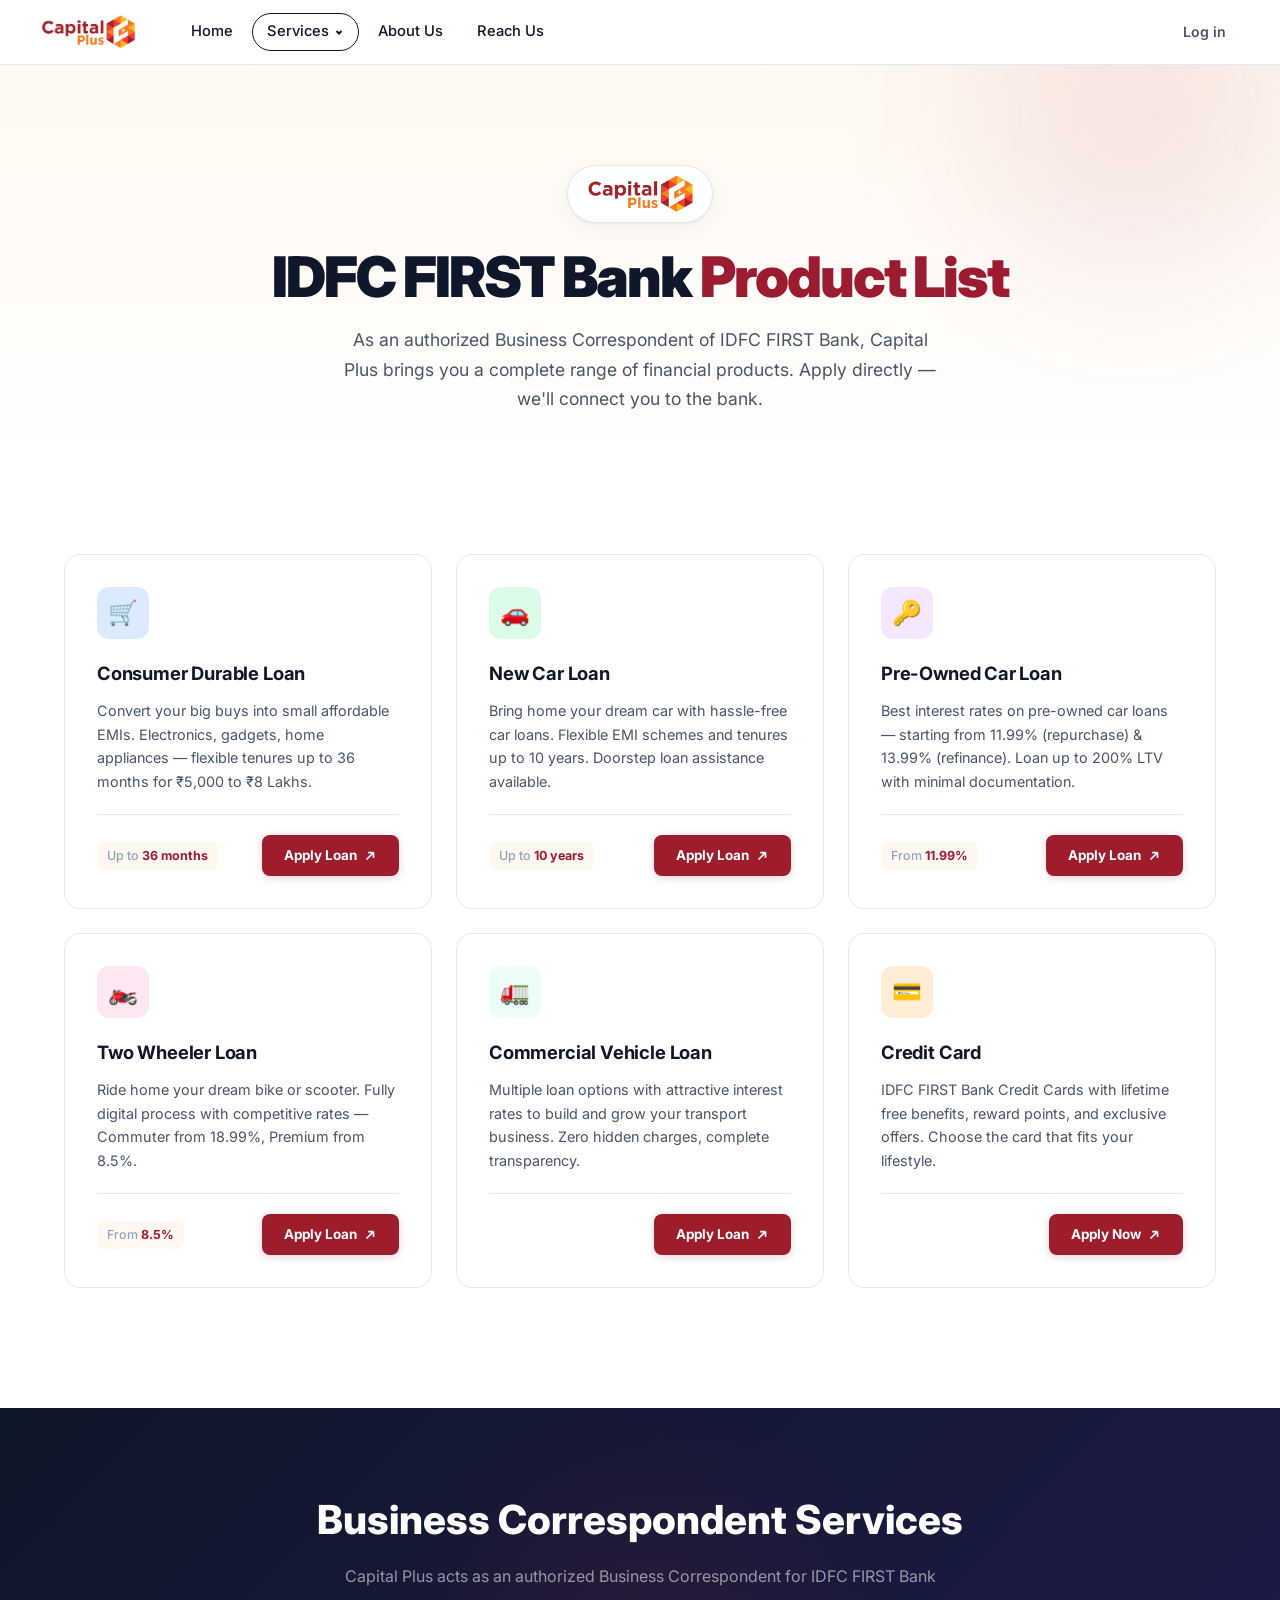
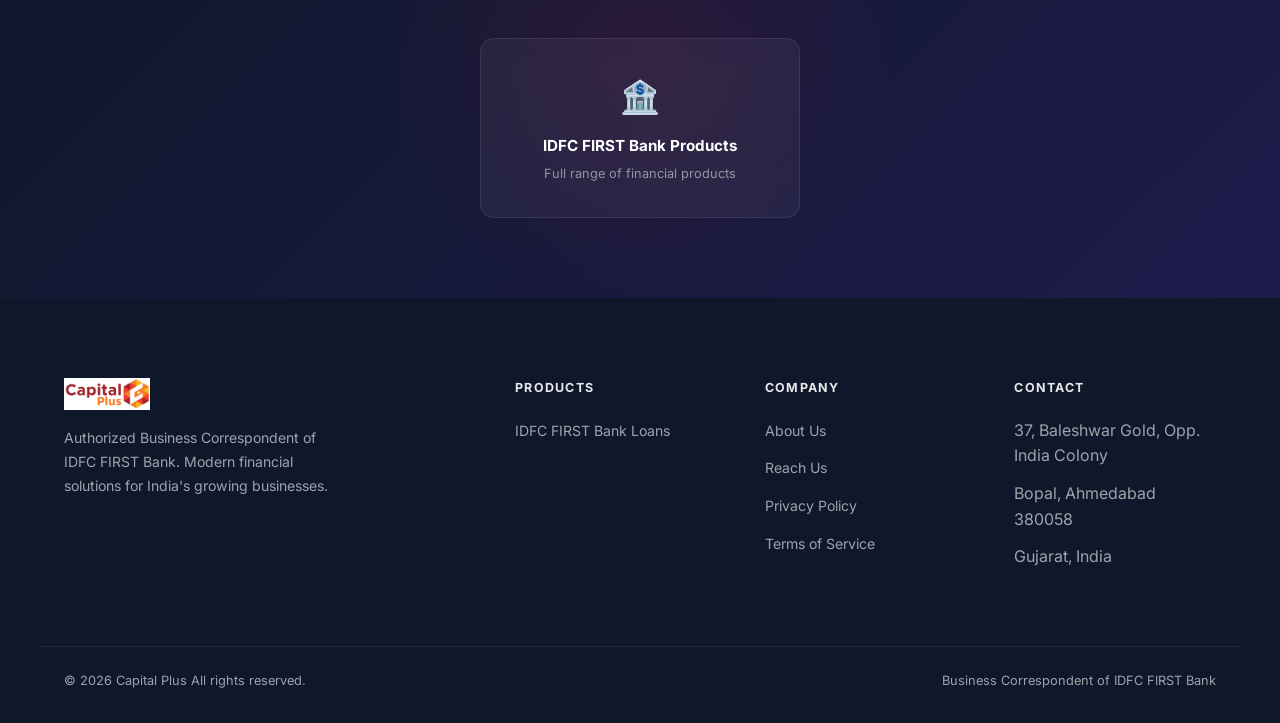
<file: website-redesign/products.html>
<!DOCTYPE html>
<html lang="en">
<head>
<meta charset="UTF-8">
<meta name="viewport" content="width=device-width, initial-scale=1.0">
<title>IDFC FIRST Bank Products — Capital Plus</title>
<link rel="preconnect" href="https://fonts.googleapis.com">
<link rel="preconnect" href="https://fonts.gstatic.com" crossorigin>
<link href="https://fonts.googleapis.com/css2?family=Inter:wght@400;500;600;700;800;900&display=swap" rel="stylesheet">
<style>
*,*::before,*::after{margin:0;padding:0;box-sizing:border-box}
:root{
  --purple:#9B1B30;--purple-d:#7A1525;--purple-dd:#5C101C;
  --purple-l:#E8920C;--purple-ll:#F0A83C;
  --purple-bg:#FFF8F0;--purple-100:#FFEDD5;--purple-200:#FED7AA;
  --text:#0F172A;--text-2:#475569;--text-3:#94A3B8;
  --border:#E2E8F0;--white:#FFFFFF;
  --ease:cubic-bezier(.4,0,.2,1);
  --shadow:0 1px 3px rgba(0,0,0,.06),0 8px 24px rgba(0,0,0,.04);
  --shadow-l:0 4px 12px rgba(0,0,0,.04),0 24px 64px rgba(0,0,0,.08);
  --idfc:#9D1D2C;--idfc-l:#B52535;
}
html{scroll-behavior:smooth}
body{font-family:'Inter',system-ui,sans-serif;color:var(--text);background:var(--white);line-height:1.6;-webkit-font-smoothing:antialiased;overflow-x:hidden}
a{text-decoration:none;color:inherit}
ul{list-style:none}

/* ═══ NAVBAR ═══ */
.nav{position:sticky;top:0;z-index:1000;background:#fff;border-bottom:1px solid #E2E8F0;transition:box-shadow .3s cubic-bezier(.4,0,.2,1)}
.nav.scrolled{box-shadow:0 1px 12px rgba(0,0,0,.06)}
.nav-inner{max-width:1320px;width:100%;margin:0 auto;padding:0 40px;display:flex;align-items:center;height:64px}
.logo{margin-right:40px;white-space:nowrap;text-decoration:none;display:flex;align-items:center}
.logo img{height:36px;width:auto}
.nav-links{display:flex;align-items:center;gap:4px;height:100%;margin:0;padding:0;list-style:none}
.nav-links>li{height:100%;display:flex;align-items:center;position:relative}
.nav-links>li>a{display:flex;align-items:center;gap:5px;padding:6px 14px;height:auto;font-size:.92rem;font-weight:500;color:#0F172A;transition:all .15s;border-radius:100px;border:1.5px solid transparent;text-decoration:none}
.nav-links>li>a:hover{background:#FFF8F0}
.nav-links>li>a.active{border-color:#0F172A;background:transparent}
.nav-links>li>a svg.chev{width:10px;height:10px;stroke:currentColor;fill:none;stroke-width:2;transition:transform .2s}
.nav-links>li:hover>a svg.chev{transform:rotate(180deg)}
.mega-dd{position:fixed;top:64px;left:0;right:0;background:#fff;border-bottom:1px solid #E2E8F0;box-shadow:0 16px 48px rgba(0,0,0,.08);opacity:0;visibility:hidden;transform:translateY(-4px);transition:all .2s cubic-bezier(.4,0,.2,1);pointer-events:none}
.nav-links>li:hover>.mega-dd{opacity:1;visibility:visible;transform:translateY(0);pointer-events:auto}
.mega-inner{max-width:1100px;margin:0 auto;padding:40px;display:grid;grid-template-columns:280px 1fr;gap:48px}
.mega-promo{border-radius:14px;overflow:hidden;background:#FFF8F0;display:flex;flex-direction:column}
.mega-promo-img{height:140px;background:linear-gradient(135deg,#9B1B30,#E8920C);display:flex;align-items:center;justify-content:center;color:rgba(255,255,255,.9);font-size:2.5rem}
.mega-promo-body{padding:20px}
.mega-promo-body h3{font-size:1rem;font-weight:800;color:#0F172A;margin-bottom:6px}
.mega-promo-body p{font-size:.82rem;color:#475569;line-height:1.5;margin-bottom:14px}
.mega-promo-link{display:inline-flex;align-items:center;gap:4px;font-size:.85rem;font-weight:700;color:#9B1B30;transition:gap .2s;text-decoration:none}
.mega-promo-link:hover{gap:8px}
.mega-cols{display:grid;grid-template-columns:1fr 1fr;gap:32px}
.mega-col-head{font-size:.72rem;font-weight:700;text-transform:uppercase;letter-spacing:.08em;color:#94A3B8;margin-bottom:16px}
.mega-link{display:flex;align-items:center;gap:10px;padding:8px 0;font-size:.92rem;font-weight:500;color:#0F172A;transition:color .15s;text-decoration:none}
.mega-link:hover{color:#9B1B30}
.mega-link .ml-dot{width:8px;height:8px;border-radius:50%;flex-shrink:0}
.nav-right{display:flex;align-items:center;gap:8px;margin-left:auto}
.btn{display:inline-flex;align-items:center;justify-content:center;gap:8px;padding:9px 22px;border-radius:100px;font-weight:600;font-size:.88rem;cursor:pointer;border:none;transition:all .2s;font-family:inherit;text-decoration:none}
.btn-ghost{color:#475569;background:transparent;padding:9px 14px}
.btn-ghost:hover{color:#0F172A}
.btn-primary{color:#fff;background:#9B1B30;box-shadow:0 2px 8px rgba(155,27,48,.2)}
.btn-primary:hover{background:#7A1525;box-shadow:0 4px 16px rgba(155,27,48,.3)}
.hamburger{display:none;flex-direction:column;gap:5px;background:none;border:none;cursor:pointer;padding:6px;margin-left:auto}
.hamburger span{display:block;width:20px;height:2px;background:#0F172A;border-radius:2px;transition:.3s}

/* ═══ PAGE HERO ═══ */
.page-hero{
  padding:100px 0 60px;text-align:center;
  background:linear-gradient(180deg,var(--purple-bg) 0%,var(--white) 100%);
  position:relative;overflow:hidden;
}
.page-hero::before{
  content:'';position:absolute;top:-200px;right:-100px;width:500px;height:500px;border-radius:50%;
  background:radial-gradient(circle,rgba(155,27,48,.1) 0%,transparent 70%);filter:blur(40px);pointer-events:none;
}
.page-hero .container{position:relative;z-index:1;max-width:800px;margin:0 auto;padding:0 24px}
.page-hero .partner-badge{
  display:inline-flex;align-items:center;gap:10px;
  padding:8px 18px;border-radius:100px;margin-bottom:24px;
  background:var(--white);border:1px solid var(--border);
  box-shadow:var(--shadow);font-size:.85rem;font-weight:600;color:var(--text-2);
}
.partner-badge .bank-logo{
  display:inline-flex;align-items:center;gap:8px;
  font-weight:800;color:var(--idfc);font-size:.85rem;
}
.partner-badge .bank-logo .idfc-logo-svg{
  display:flex;align-items:center;flex-shrink:0;
}
.page-hero h1{
  font-size:clamp(2.2rem,4.5vw,3.5rem);font-weight:900;
  line-height:1.1;letter-spacing:-.035em;margin-bottom:16px;
}
.page-hero h1 .highlight{color:var(--purple)}
.page-hero p{font-size:1.1rem;color:var(--text-2);line-height:1.7;max-width:600px;margin:0 auto}

/* ═══ PRODUCTS GRID ═══ */
.products{padding:80px 0 120px}
.products .container{max-width:1200px;margin:0 auto;padding:0 24px}
.products-grid{display:grid;grid-template-columns:repeat(auto-fill,minmax(340px,1fr));gap:24px}

.product-card{
  position:relative;padding:32px;border-radius:16px;
  background:var(--white);border:1px solid var(--border);
  transition:all .3s var(--ease);overflow:hidden;
  display:flex;flex-direction:column;
}
.product-card::before{
  content:'';position:absolute;top:0;left:0;right:0;height:3px;
  background:linear-gradient(90deg,var(--idfc),var(--purple));
  transform:scaleX(0);transform-origin:left;transition:transform .3s var(--ease);
}
.product-card:hover{
  border-color:var(--purple-200);
  box-shadow:0 8px 32px rgba(155,27,48,.08),0 2px 8px rgba(0,0,0,.04);
  transform:translateY(-4px);
}
.product-card:hover::before{transform:scaleX(1)}

.product-icon{
  width:52px;height:52px;border-radius:12px;margin-bottom:20px;
  display:flex;align-items:center;justify-content:center;
  font-size:1.5rem;
}
.product-card h3{font-size:1.15rem;font-weight:700;margin-bottom:10px;letter-spacing:-.01em}
.product-card p{font-size:.9rem;color:var(--text-2);line-height:1.65;flex:1}
.product-meta{
  display:flex;align-items:center;gap:12px;margin-top:20px;padding-top:20px;
  border-top:1px solid var(--border);
}
.product-rate{
  font-size:.78rem;color:var(--text-3);font-weight:500;
  background:var(--purple-bg);padding:4px 10px;border-radius:6px;
}
.product-rate strong{color:var(--purple);font-weight:700}
.btn-apply{
  margin-left:auto;display:inline-flex;align-items:center;gap:6px;
  padding:10px 22px;border-radius:8px;font-size:.84rem;font-weight:700;
  color:var(--white);background:var(--idfc);
  border:none;cursor:pointer;font-family:inherit;
  transition:all .2s var(--ease);
  box-shadow:0 2px 8px rgba(157,29,44,.2);
}
.btn-apply:hover{
  background:var(--idfc-l);transform:translateY(-1px);
  box-shadow:0 4px 16px rgba(157,29,44,.3);
}
.btn-apply svg{width:14px;height:14px}

/* ═══ BC SERVICES BANNER ═══ */
.bc-banner{
  padding:80px 0;
  background:linear-gradient(135deg,#0F172A 0%,#1E1B4B 100%);
  position:relative;overflow:hidden;
}
.bc-banner::before{
  content:'';position:absolute;top:50%;left:50%;width:600px;height:600px;border-radius:50%;
  background:radial-gradient(circle,rgba(155,27,48,.15) 0%,transparent 60%);
  transform:translate(-50%,-50%);pointer-events:none;
}
.bc-inner{position:relative;z-index:1;max-width:1200px;margin:0 auto;padding:0 24px}
.bc-header{text-align:center;margin-bottom:48px}
.bc-header h2{font-size:clamp(1.8rem,3.5vw,2.5rem);font-weight:800;color:var(--white);margin-bottom:12px}
.bc-header p{font-size:1rem;color:rgba(255,255,255,.55)}
.bc-grid{display:grid;grid-template-columns:repeat(1,1fr);gap:20px;max-width:320px;margin:0 auto}
.bc-card{
  text-align:center;padding:32px 20px;border-radius:14px;
  background:rgba(255,255,255,.05);border:1px solid rgba(255,255,255,.08);
  backdrop-filter:blur(10px);transition:all .3s var(--ease);
}
.bc-card:hover{background:rgba(255,255,255,.08);border-color:rgba(155,27,48,.4);transform:translateY(-4px)}
.bc-card .bc-icon{font-size:2rem;margin-bottom:12px}
.bc-card h4{font-size:.95rem;font-weight:700;color:var(--white);margin-bottom:6px}
.bc-card p{font-size:.8rem;color:rgba(255,255,255,.5)}

/* ═══ FOOTER ═══ */
.footer{background:var(--text);color:rgba(255,255,255,.6);padding:80px 0 32px}
.footer-grid{max-width:1200px;margin:0 auto;padding:0 24px;display:grid;grid-template-columns:2fr 1fr 1fr 1fr;gap:48px;margin-bottom:64px}
.footer-brand .logo{margin-bottom:16px}
.footer-brand .logo img{height:32px;width:auto}
.footer-brand>p{font-size:.88rem;line-height:1.7;max-width:280px}
.footer h4{color:rgba(255,255,255,.9);font-size:.78rem;font-weight:700;text-transform:uppercase;letter-spacing:.1em;margin-bottom:20px}
.footer ul li{margin-bottom:12px}.footer ul a{font-size:.88rem;transition:color .2s}
.footer ul a:hover{color:var(--purple-l)}
.footer-bottom{max-width:1200px;margin:0 auto;padding:24px 24px 0;border-top:1px solid rgba(255,255,255,.08);display:flex;justify-content:space-between;align-items:center;font-size:.8rem}

/* ═══ SCROLL REVEAL ═══ */
.animate{opacity:0;transform:translateY(30px);transition:opacity .7s var(--ease),transform .7s var(--ease)}
.animate.visible{opacity:1;transform:translateY(0)}

/* ═══ RESPONSIVE ═══ */
@media(max-width:1024px){
  .products-grid{grid-template-columns:1fr 1fr}
  .bc-grid{grid-template-columns:repeat(2,1fr);gap:16px}
  .footer-grid{grid-template-columns:1fr 1fr}
  .page-hero h1{font-size:clamp(1.75rem,4vw,2.5rem)}
  .page-hero p{font-size:1rem}
}
@media(max-width:768px){
  .nav-inner{padding:0 20px}
  .nav-links,.nav-right{display:none}
  .hamburger{display:flex}
  .nav.open .nav-links{display:flex;flex-direction:column;position:absolute;top:64px;left:0;right:0;background:var(--white);height:auto;padding:12px 20px;box-shadow:var(--shadow-l);border-bottom:1px solid var(--border)}
  .nav.open .nav-links>li{height:auto}
  .nav.open .nav-links>li>a{height:auto;padding:10px 0;border-bottom:none;margin-bottom:0;text-transform:none;letter-spacing:0;font-size:.95rem}
  .nav.open .nav-right{display:flex;position:absolute;left:0;right:0;background:var(--white);padding:8px 20px 16px}
  .nav.open .nav-right .btn{flex:1;text-align:center}
  .mega-dd{position:static;opacity:1;visibility:visible;transform:none;box-shadow:none;border:none;border-bottom:none;pointer-events:auto;width:100%;margin-top:8px}
  .mega-inner{grid-template-columns:1fr;padding:16px 0;gap:16px}
  .mega-promo{display:none}
  .mega-cols{grid-template-columns:1fr;gap:16px}
  .mega-col-head{margin-bottom:8px}
  .mega-link{padding:6px 0}

  .page-hero{padding:60px 20px 40px}
  .page-hero h1{font-size:2rem}
  .page-hero p{font-size:0.95rem}
  .partner-badge{padding:6px 12px;font-size:0.75rem;margin-bottom:16px}

  .products{padding:60px 0 80px}
  .products .container{padding:0 20px}
  .products-grid{grid-template-columns:1fr;gap:16px}
  .product-card{padding:24px}
  .product-icon{width:48px;height:48px;margin-bottom:16px}
  .product-card h3{font-size:1rem}
  .product-card p{font-size:0.85rem}
  .product-meta{gap:8px;margin-top:16px;padding-top:16px}
  .product-rate{font-size:0.7rem;padding:3px 8px}
  .btn-apply{padding:8px 16px;font-size:0.75rem}

  .bc-banner{padding:60px 0}
  .bc-inner{padding:0 20px}
  .bc-header h2{font-size:1.75rem;margin-bottom:8px}
  .bc-header p{font-size:0.9rem}
  .bc-grid{grid-template-columns:1fr;gap:12px}
  .bc-card{padding:24px 16px}
  .bc-card .bc-icon{font-size:1.5rem;margin-bottom:8px}
  .bc-card h4{font-size:0.9rem;margin-bottom:4px}
  .bc-card p{font-size:0.75rem}

  .footer-grid{grid-template-columns:1fr;gap:32px;margin-bottom:48px}
  .footer-bottom{flex-direction:column;gap:12px;text-align:center;font-size:0.75rem}
}

@media(max-width:480px){
  .nav-inner{padding:0 16px;height:56px}
  .logo{margin-right:20px}
  .logo img{height:28px}

  .page-hero{padding:40px 16px 30px}
  .page-hero .container{padding:0 16px}
  .page-hero h1{font-size:1.5rem;margin-bottom:12px;letter-spacing:-0.5px}
  .page-hero p{font-size:0.85rem;line-height:1.5}
  .partner-badge{padding:4px 10px;font-size:0.65rem;gap:6px;margin-bottom:12px}
  .partner-badge .bank-logo .idfc-logo-svg svg{width:90px;height:30px}

  .products{padding:40px 0 60px}
  .products .container{padding:0 16px}
  .products-grid{grid-template-columns:1fr;gap:12px}
  .product-card{padding:16px;border-radius:12px}
  .product-icon{width:40px;height:40px;font-size:1.25rem;margin-bottom:12px}
  .product-card h3{font-size:0.9rem}
  .product-card p{font-size:0.8rem;line-height:1.5}
  .product-meta{gap:6px;margin-top:12px;padding-top:12px}
  .product-rate{font-size:0.65rem;padding:2px 6px}
  .btn-apply{padding:6px 12px;font-size:0.7rem;margin-left:0}

  .bc-banner{padding:40px 0}
  .bc-inner{padding:0 16px}
  .bc-header{margin-bottom:32px}
  .bc-header h2{font-size:1.25rem;margin-bottom:6px;letter-spacing:-0.5px}
  .bc-header p{font-size:0.8rem}
  .bc-grid{grid-template-columns:1fr;gap:8px}
  .bc-card{padding:16px 12px;border-radius:10px}
  .bc-card .bc-icon{font-size:1.25rem;margin-bottom:6px}
  .bc-card h4{font-size:0.8rem;margin-bottom:3px}
  .bc-card p{font-size:0.7rem}

  .footer{padding:40px 16px 16px}
  .footer-grid{grid-template-columns:1fr;gap:20px;margin-bottom:24px}
  .footer-brand .logo{margin-bottom:12px}
  .footer-brand .logo img{height:24px}
  .footer-brand>p{font-size:0.75rem;line-height:1.6}
  .footer h4{font-size:0.7rem;margin-bottom:12px}
  .footer ul li{margin-bottom:6px}
  .footer ul a{font-size:0.75rem}
  .footer-bottom{gap:8px;font-size:0.7rem;padding:12px 0}
}
</style>
</head>
<body>

<!-- ═══ NAVBAR ═══ -->
<nav class="nav" id="mainNav">
  <div class="nav-inner">
    <a href="index.html" class="logo"><img src="images/logo.png" alt="Capital Plus"></a>
    <button class="hamburger" id="hamburger" aria-label="Menu"><span></span><span></span><span></span></button>
    <ul class="nav-links" id="navLinks">
      <li><a href="index.html">Home</a></li>
      <li>
        <a href="products.html" class="active">Services <svg class="chev" viewBox="0 0 10 10"><path d="M2.5 4l2.5 2.5 2.5-2.5"/></svg></a>
        <div class="mega-dd">
          <div class="mega-inner">
            <div class="mega-promo">
              <div class="mega-promo-img"><svg width="100" height="34" viewBox="0 0 120 40" xmlns="http://www.w3.org/2000/svg"><rect width="120" height="40" rx="4" fill="#9D1D2C"/><rect x="6" y="6" width="28" height="28" rx="3" fill="rgba(255,255,255,0.15)"/><rect x="12" y="12" width="16" height="2.5" rx="1" fill="#fff"/><rect x="12" y="17.5" width="12" height="2.5" rx="1" fill="#fff"/><rect x="12" y="23" width="14" height="2.5" rx="1" fill="#fff"/><text x="40" y="20" font-family="Arial,sans-serif" font-size="11" font-weight="800" fill="#fff" letter-spacing="0.5">IDFC FIRST</text><text x="40" y="32" font-family="Arial,sans-serif" font-size="9" font-weight="600" fill="rgba(255,255,255,0.85)">Bank</text></svg></div>
              <div class="mega-promo-body">
                <h3>IDFC FIRST Bank Products</h3>
                <p>As an authorized Business Correspondent, we bring select financial products to your doorstep.</p>
                <a href="products.html" class="mega-promo-link">Explore →</a>
              </div>
            </div>
            <div class="mega-cols">
              <div>
                <div class="mega-col-head">IDFC Bank Products</div>
                <a href="products.html" class="mega-link"><span class="ml-dot" style="background:#9B1B30"></span> Two Wheeler Loan</a>
                <a href="products.html" class="mega-link"><span class="ml-dot" style="background:#10B981"></span> Car Loans</a>
                <a href="products.html" class="mega-link"><span class="ml-dot" style="background:#3B82F6"></span> Commercial Vehicle Loan</a>
                <a href="products.html" class="mega-link"><span class="ml-dot" style="background:#E8920C"></span> Credit Card</a>
                <a href="products.html" class="mega-link"><span class="ml-dot" style="background:#E8920C"></span> Consumer Durable Loan</a>
              </div>
            </div>
          </div>
        </div>
      </li>
      <li><a href="about.html">About Us</a></li>
      <li><a href="contact.html">Reach Us</a></li>
    </ul>
    <div class="nav-right">
      <a href="https://hr.capitalplusonline.in/" target="_blank" rel="noopener" class="btn btn-ghost">Log in</a>
    </div>
  </div>
</nav>

<!-- ═══ PAGE HERO ═══ -->
<section class="page-hero">
  <div class="container">
    <div class="partner-badge">
      <img src="images/logo.png" alt="Capital Plus" style="height:40px;width:auto">
    </div>
    <h1>IDFC FIRST Bank <span class="highlight">Product List</span></h1>
    <p>As an authorized Business Correspondent of IDFC FIRST Bank, Capital Plus brings you a complete range of financial products. Apply directly — we'll connect you to the bank.</p>
  </div>
</section>

<!-- ═══ PRODUCTS GRID ═══ -->
<section class="products">
  <div class="container">
    <div class="products-grid">

      <!-- 1. Consumer Durable Loan -->
      <div class="product-card animate">
        <div class="product-icon" style="background:#DBEAFE">🛒</div>
        <h3>Consumer Durable Loan</h3>
        <p>Convert your big buys into small affordable EMIs. Electronics, gadgets, home appliances — flexible tenures up to 36 months for ₹5,000 to ₹8 Lakhs.</p>
        <div class="product-meta">
          <span class="product-rate">Up to <strong>36 months</strong></span>
          <a href="https://www.idfcfirst.bank.in/personal-banking/loans/consumer-durable-loan" target="_blank" rel="noopener" class="btn-apply">Apply Loan <svg viewBox="0 0 16 16" fill="none" stroke="currentColor" stroke-width="2"><path d="M4 12L12 4M12 4H6M12 4v6"/></svg></a>
        </div>
      </div>

      <!-- 2. New Car Loan -->
      <div class="product-card animate">
        <div class="product-icon" style="background:#DCFCE7">🚗</div>
        <h3>New Car Loan</h3>
        <p>Bring home your dream car with hassle-free car loans. Flexible EMI schemes and tenures up to 10 years. Doorstep loan assistance available.</p>
        <div class="product-meta">
          <span class="product-rate">Up to <strong>10 years</strong></span>
          <a href="https://www.idfcfirst.bank.in/personal-banking/loans/car-loan" target="_blank" rel="noopener" class="btn-apply">Apply Loan <svg viewBox="0 0 16 16" fill="none" stroke="currentColor" stroke-width="2"><path d="M4 12L12 4M12 4H6M12 4v6"/></svg></a>
        </div>
      </div>

      <!-- 3. Pre-Owned Car Loan -->
      <div class="product-card animate">
        <div class="product-icon" style="background:#F3E8FF">🔑</div>
        <h3>Pre-Owned Car Loan</h3>
        <p>Best interest rates on pre-owned car loans — starting from 11.99% (repurchase) &amp; 13.99% (refinance). Loan up to 200% LTV with minimal documentation.</p>
        <div class="product-meta">
          <span class="product-rate">From <strong>11.99%</strong></span>
          <a href="https://www.idfcfirst.bank.in/personal-banking/loans/used-car-loan" target="_blank" rel="noopener" class="btn-apply">Apply Loan <svg viewBox="0 0 16 16" fill="none" stroke="currentColor" stroke-width="2"><path d="M4 12L12 4M12 4H6M12 4v6"/></svg></a>
        </div>
      </div>

      <!-- 4. Two Wheeler Loan -->
      <div class="product-card animate">
        <div class="product-icon" style="background:#FCE7F3">🏍️</div>
        <h3>Two Wheeler Loan</h3>
        <p>Ride home your dream bike or scooter. Fully digital process with competitive rates — Commuter from 18.99%, Premium from 8.5%.</p>
        <div class="product-meta">
          <span class="product-rate">From <strong>8.5%</strong></span>
          <a href="https://www.idfcfirst.bank.in/personal-banking/loans/two-wheeler-loan" target="_blank" rel="noopener" class="btn-apply">Apply Loan <svg viewBox="0 0 16 16" fill="none" stroke="currentColor" stroke-width="2"><path d="M4 12L12 4M12 4H6M12 4v6"/></svg></a>
        </div>
      </div>

      <!-- 5. Commercial Vehicle Loan -->
      <div class="product-card animate">
        <div class="product-icon" style="background:#ECFDF5">🚛</div>
        <h3>Commercial Vehicle Loan</h3>
        <p>Multiple loan options with attractive interest rates to build and grow your transport business. Zero hidden charges, complete transparency.</p>
        <div class="product-meta">
          <a href="https://www.idfcfirst.bank.in/business-banking/loans/commercial-vehicle-loan" target="_blank" rel="noopener" class="btn-apply">Apply Loan <svg viewBox="0 0 16 16" fill="none" stroke="currentColor" stroke-width="2"><path d="M4 12L12 4M12 4H6M12 4v6"/></svg></a>
        </div>
      </div>

      <!-- 6. Credit Card -->
      <div class="product-card animate">
        <div class="product-icon" style="background:#FFEDD5">💳</div>
        <h3>Credit Card</h3>
        <p>IDFC FIRST Bank Credit Cards with lifetime free benefits, reward points, and exclusive offers. Choose the card that fits your lifestyle.</p>
        <div class="product-meta">
          <a href="https://www.idfcfirst.bank.in/credit-card" target="_blank" rel="noopener" class="btn-apply">Apply Now <svg viewBox="0 0 16 16" fill="none" stroke="currentColor" stroke-width="2"><path d="M4 12L12 4M12 4H6M12 4v6"/></svg></a>
        </div>
      </div>

    </div>
  </div>
</section>

<!-- ═══ BC SERVICES BANNER ═══ -->
<section class="bc-banner">
  <div class="bc-inner">
    <div class="bc-header">
      <h2>Business Correspondent Services</h2>
      <p>Capital Plus acts as an authorized Business Correspondent for IDFC FIRST Bank</p>
    </div>
    <div class="bc-grid">
      <div class="bc-card"><div class="bc-icon">🏦</div><h4>IDFC FIRST Bank Products</h4><p>Full range of financial products</p></div>
    </div>
  </div>
</section>

<!-- ═══ FOOTER ═══ -->
<footer class="footer">
  <div class="footer-grid">
    <div class="footer-brand">
      <div class="logo"><img src="images/logo.png" alt="Capital Plus"></div>
      <p>Authorized Business Correspondent of IDFC FIRST Bank. Modern financial solutions for India's growing businesses.</p>
    </div>
    <div>
      <h4>Products</h4>
      <ul>
        <li><a href="products.html">IDFC FIRST Bank Loans</a></li>
      </ul>
    </div>
    <div>
      <h4>Company</h4>
      <ul>
        <li><a href="about.html">About Us</a></li>
        <li><a href="contact.html">Reach Us</a></li>
        <li><a href="#">Privacy Policy</a></li>
        <li><a href="#">Terms of Service</a></li>
      </ul>
    </div>
    <div>
      <h4>Contact</h4>
      <ul>
        <li>37, Baleshwar Gold, Opp. India Colony</li>
        <li>Bopal, Ahmedabad 380058</li>
        <li>Gujarat, India</li>
      </ul>
    </div>
  </div>
  <div class="footer-bottom">
    <p>&copy; 2026 Capital Plus All rights reserved.</p>
    <p>Business Correspondent of IDFC FIRST Bank</p>
  </div>
</footer>

<script>
const hamburger=document.getElementById('hamburger');
const mainNav=document.getElementById('mainNav');
hamburger.addEventListener('click',()=>mainNav.classList.toggle('open'));
window.addEventListener('scroll',()=>mainNav.classList.toggle('scrolled',window.scrollY>20));

const observer=new IntersectionObserver((entries)=>{
  entries.forEach(e=>{if(e.isIntersecting){e.target.classList.add('visible');observer.unobserve(e.target)}})
},{threshold:.1,rootMargin:'0px 0px -40px 0px'});
document.querySelectorAll('.animate').forEach(el=>observer.observe(el));
</script>
</body>
</html>
</file>
